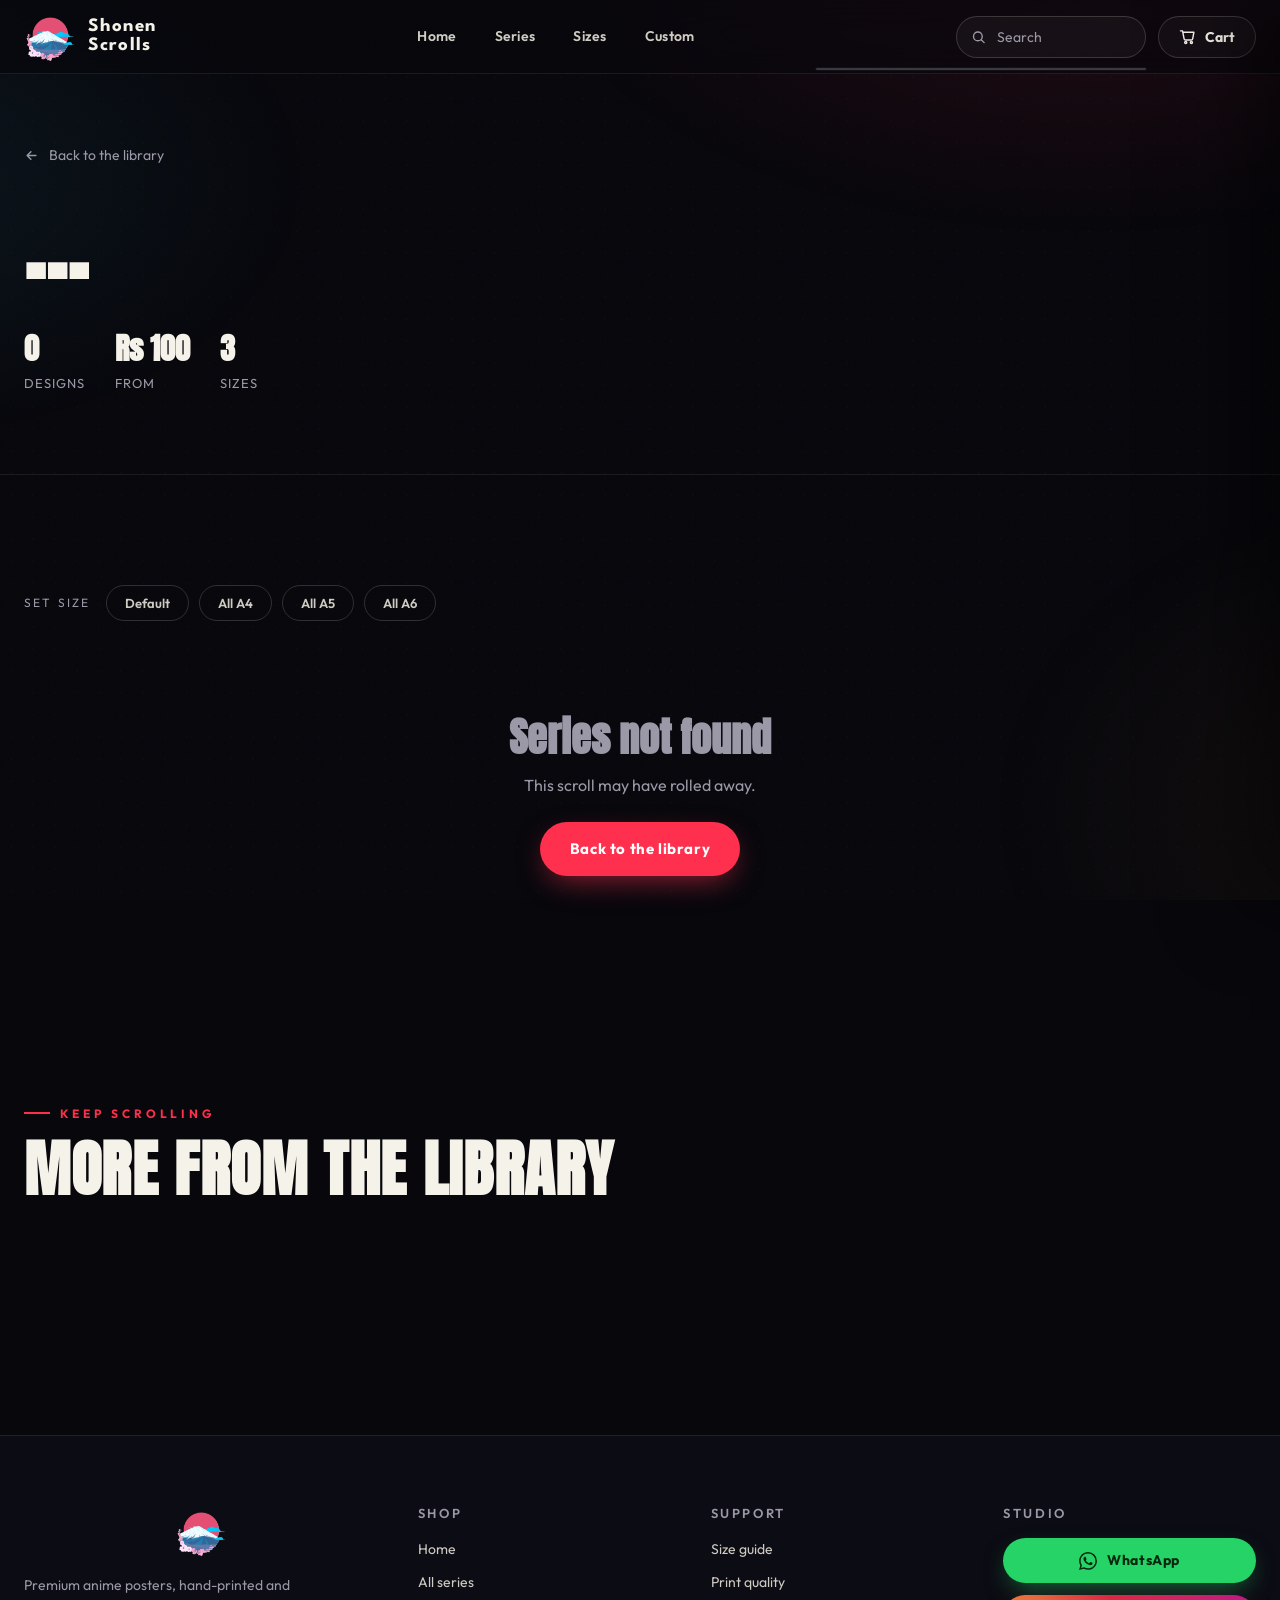
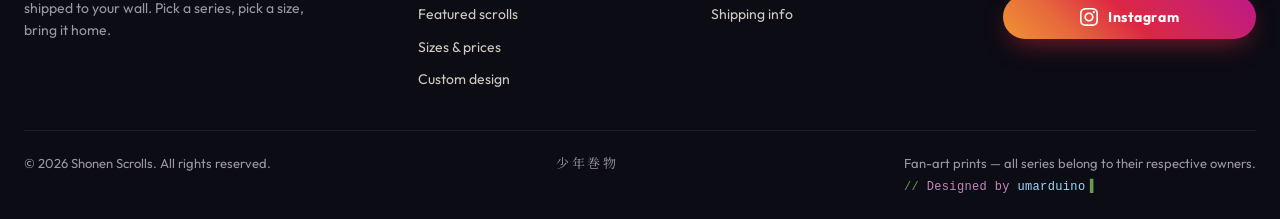
<file: anime.html>
<!DOCTYPE html>
<html lang="en">
<head>
  <meta charset="UTF-8" />
  <meta name="viewport" content="width=device-width, initial-scale=1.0" />
  <title>Gallery — Shonen Scrolls</title>
  <meta name="description" content="Anime poster gallery. Choose your size and add to cart." />
  <link rel="icon" href="assets/favicon.ico" sizes="any" />
  <link rel="icon" type="image/png" sizes="32x32" href="assets/favicon-32x32.png" />
  <link rel="icon" type="image/png" sizes="16x16" href="assets/favicon-16x16.png" />
  <link rel="apple-touch-icon" href="assets/apple-touch-icon.png" />
  <link rel="manifest" href="assets/site.webmanifest" />
  <link rel="preconnect" href="https://fonts.googleapis.com" />
  <link rel="preconnect" href="https://fonts.gstatic.com" crossorigin />
  <link href="https://fonts.googleapis.com/css2?family=Anton&family=Outfit:wght@300;400;500;600;700;800&family=Noto+Serif+JP:wght@400;600;700&family=League+Spartan:wght@500;600;700;800&display=swap" rel="stylesheet" />
  <link rel="stylesheet" href="css/style.css" />
</head>
<body class="noise">
  <div class="halftone"></div>
  <div class="page-glow"></div>

  <!-- ================= NAV ================= -->
  <header class="nav" id="nav">
    <div class="wrap nav-inner">
      <a class="brand" href="index.html">
        <img src="assets/android-chrome-192x192.png" alt="Shonen Scrolls" />
        <span class="brand-text">Shonen<br />Scrolls</span>
      </a>
      <nav class="nav-links">
        <a href="index.html">Home</a>
        <a href="index.html#animes">Series</a>
        <a href="index.html#sizes">Sizes</a>
        <a href="custom.html">Custom</a>
      </nav>
      <div class="nav-actions">
        <div class="search-wrap" id="searchWrap">
          <svg class="search-ico" width="15" height="15" viewBox="0 0 24 24" fill="none" stroke="currentColor" stroke-width="2.2" stroke-linecap="round"><circle cx="11" cy="11" r="7"/><path d="M21 21l-4.3-4.3"/></svg>
          <input type="search" id="searchInput" class="search-input" placeholder="Search" autocomplete="off" />
          <div class="search-drop" id="searchDrop" hidden></div>
        </div>
        <a class="search-mobile" href="search.html" aria-label="Search">
          <svg width="18" height="18" viewBox="0 0 24 24" fill="none" stroke="currentColor" stroke-width="2.2" stroke-linecap="round"><circle cx="11" cy="11" r="7"/><path d="M21 21l-4.3-4.3"/></svg>
        </a>
        <button class="cart-btn" id="cartToggle" aria-label="Open cart">
          <svg width="17" height="17" viewBox="0 0 24 24" fill="none" stroke="currentColor" stroke-width="2" stroke-linecap="round" stroke-linejoin="round"><path d="M6 6h15l-1.7 9.2a2 2 0 0 1-2 1.8H9.2a2 2 0 0 1-2-1.6L5 4H2"/><circle cx="9.5" cy="20.5" r="1.5"/><circle cx="17.5" cy="20.5" r="1.5"/></svg>
          <span class="cart-lbl">Cart</span>
          <span class="cart-count" id="cartCount"></span>
        </button>
        <button class="burger" id="burger" aria-label="Menu"><span></span></button>
      </div>
    </div>
  </header>
  <nav class="mobile-menu" id="mobileMenu">
    <a href="index.html">Home</a>
    <a href="index.html#animes">Series</a>
    <a href="index.html#sizes">Sizes</a>
    <a href="custom.html">Custom design</a>
  </nav>

  <main>
    <!-- ================= ANIME HERO ================= -->
    <section class="anime-hero" id="animeHero">
      <span class="kanji-bg" id="heroKanjiBg" aria-hidden="true"></span>
      <div class="wrap">
        <a class="crumb" href="index.html#animes">
          <svg width="15" height="15" viewBox="0 0 24 24" fill="none" stroke="currentColor" stroke-width="2.4" stroke-linecap="round" stroke-linejoin="round"><path d="M19 12H5M11 18l-6-6 6-6"/></svg>
          Back to the library
        </a>
        <h1 id="heroTitle">…</h1>
        <div class="kanji-line" id="heroKanji"></div>
        <p class="tagline" id="heroTag"></p>
        <div class="hero-stats">
          <div><b id="heroCount">0</b><span>Designs</span></div>
          <div><b id="heroPrice">Rs 100</b><span>From</span></div>
          <div><b id="heroSizes">3</b><span>Sizes</span></div>
        </div>
      </div>
    </section>

    <!-- ================= POSTER GRID ================= -->
    <section class="section" style="padding-top: 70px;">
      <div class="wrap">
        <div class="chips" id="sizeQuick" aria-label="Set size for all posters">
          <span style="font-size:12px;letter-spacing:.18em;text-transform:uppercase;color:var(--muted);align-self:center;margin-right:6px;">Set size</span>
          <button class="chip" data-size="">Default</button>
          <button class="chip" data-size="A4">All A4</button>
          <button class="chip" data-size="A5">All A5</button>
          <button class="chip" data-size="A6">All A6</button>
        </div>
        <div class="poster-grid" id="posterGrid"></div>
      </div>
    </section>

    <!-- ================= MORE SERIES ================= -->
    <section class="section" id="moreSeries" style="padding-top: 40px;">
      <div class="wrap">
        <div class="sec-head reveal">
          <span class="kicker">Keep scrolling</span>
          <h2 class="sec-title">More from the library</h2>
        </div>
        <div class="anime-grid" id="moreGrid"></div>
      </div>
    </section>
  </main>

  <div id="footerMount"></div>
  <div id="cartMount"></div>
  <div id="modalMount"></div>
  <div id="toastMount"></div>

  <script src="assets/data/manifest.js"></script>
  <script src="js/pricing.js"></script>
  <script src="js/cart.js"></script>
  <script src="js/site.js"></script>
  <script src="js/checkout.js"></script>
  <script src="js/gallery.js"></script>
  <script src="js/anime.js"></script>
</body>
</html>
</file>
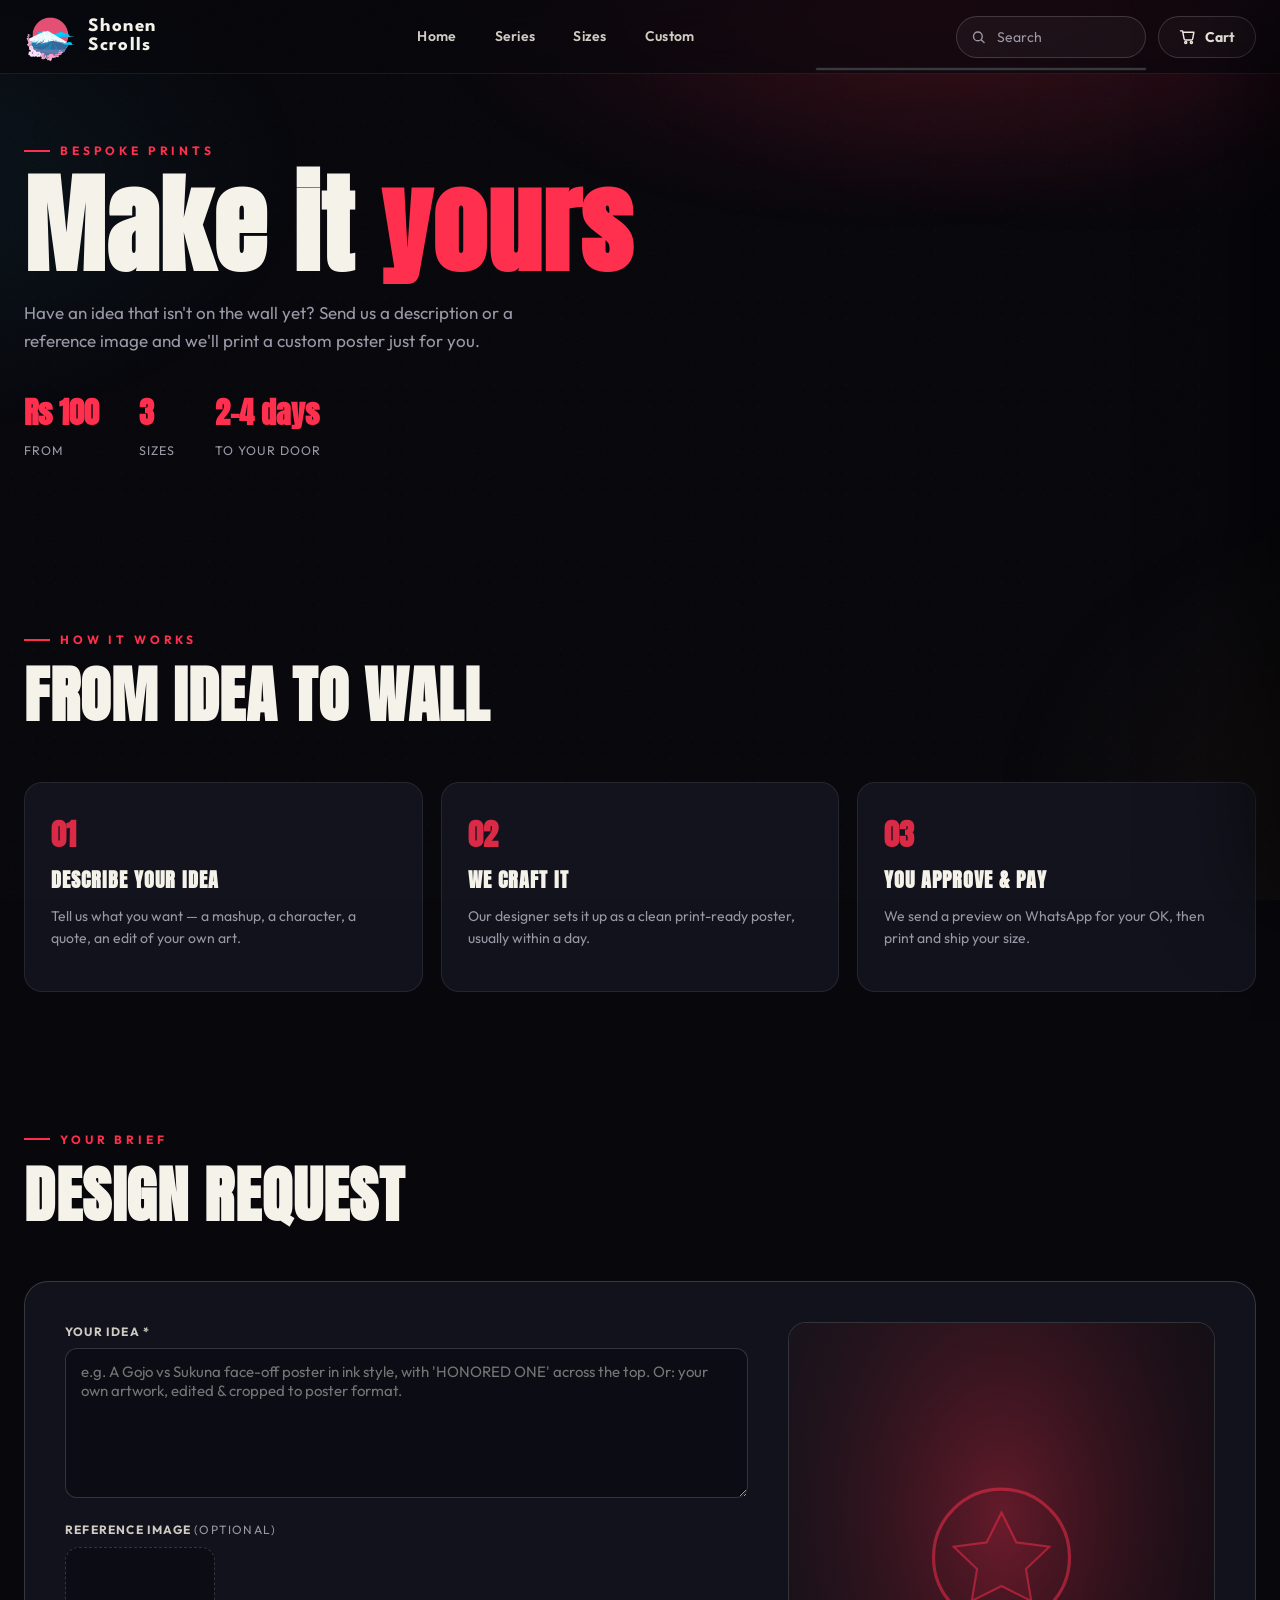
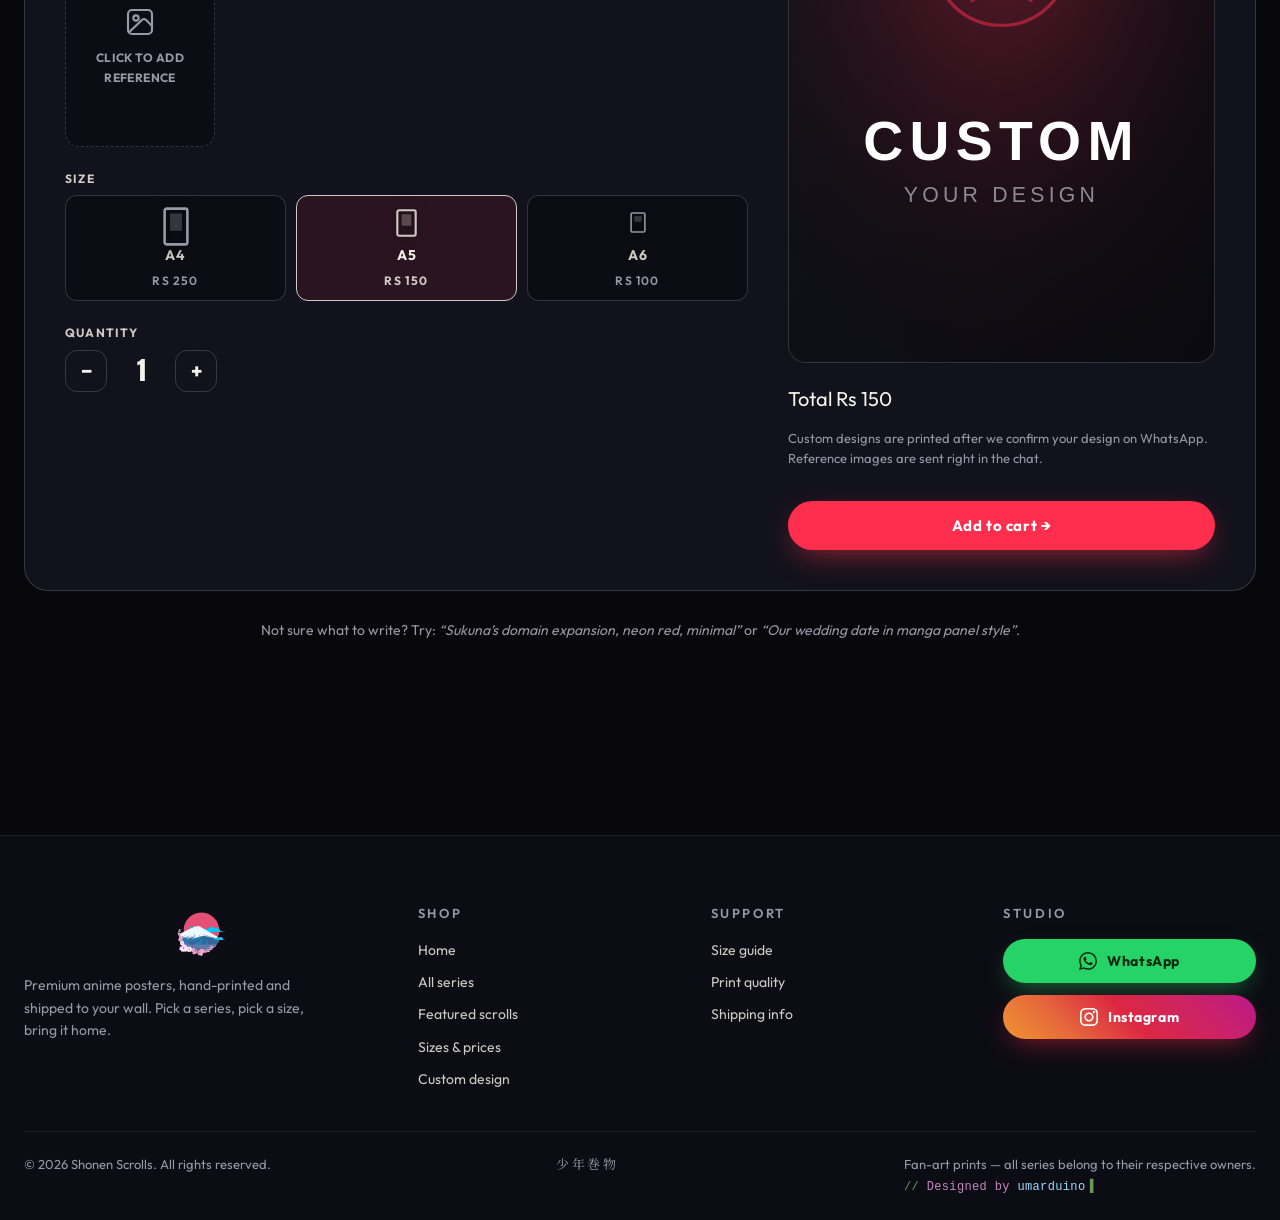
<file: custom.html>
<!DOCTYPE html>
<html lang="en">
<head>
  <meta charset="UTF-8" />
  <meta name="viewport" content="width=device-width, initial-scale=1.0" />
  <title>Custom Design — Shonen Scrolls</title>
  <meta name="description" content="Get a custom anime poster printed. Share your idea, pick a size, order on WhatsApp." />
  <link rel="icon" href="assets/favicon.ico" sizes="any" />
  <link rel="icon" type="image/png" sizes="32x32" href="assets/favicon-32x32.png" />
  <link rel="icon" type="image/png" sizes="16x16" href="assets/favicon-16x16.png" />
  <link rel="apple-touch-icon" href="assets/apple-touch-icon.png" />
  <link rel="manifest" href="assets/site.webmanifest" />
  <link rel="preconnect" href="https://fonts.googleapis.com" />
  <link rel="preconnect" href="https://fonts.gstatic.com" crossorigin />
  <link href="https://fonts.googleapis.com/css2?family=Anton&family=Outfit:wght@300;400;500;600;700;800&family=Noto+Serif+JP:wght@400;600;700&family=League+Spartan:wght@500;600;700;800&display=swap" rel="stylesheet" />
  <link rel="stylesheet" href="css/style.css" />
</head>
<body class="noise">
  <div class="halftone"></div>
  <div class="page-glow"></div>

  <!-- ================= NAV ================= -->
  <header class="nav" id="nav">
    <div class="wrap nav-inner">
      <a class="brand" href="index.html">
        <img src="assets/android-chrome-192x192.png" alt="Shonen Scrolls" />
        <span class="brand-text">Shonen<br />Scrolls</span>
      </a>
      <nav class="nav-links">
        <a href="index.html">Home</a>
        <a href="index.html#animes">Series</a>
        <a href="index.html#sizes">Sizes</a>
        <a href="custom.html" class="active">Custom</a>
      </nav>
      <div class="nav-actions">
        <div class="search-wrap" id="searchWrap">
          <svg class="search-ico" width="15" height="15" viewBox="0 0 24 24" fill="none" stroke="currentColor" stroke-width="2.2" stroke-linecap="round"><circle cx="11" cy="11" r="7"/><path d="M21 21l-4.3-4.3"/></svg>
          <input type="search" id="searchInput" class="search-input" placeholder="Search" autocomplete="off" />
          <div class="search-drop" id="searchDrop" hidden></div>
        </div>
        <a class="search-mobile" href="search.html" aria-label="Search">
          <svg width="18" height="18" viewBox="0 0 24 24" fill="none" stroke="currentColor" stroke-width="2.2" stroke-linecap="round"><circle cx="11" cy="11" r="7"/><path d="M21 21l-4.3-4.3"/></svg>
        </a>
        <button class="cart-btn" id="cartToggle" aria-label="Open cart">
          <svg width="17" height="17" viewBox="0 0 24 24" fill="none" stroke="currentColor" stroke-width="2" stroke-linecap="round" stroke-linejoin="round"><path d="M6 6h15l-1.7 9.2a2 2 0 0 1-2 1.8H9.2a2 2 0 0 1-2-1.6L5 4H2"/><circle cx="9.5" cy="20.5" r="1.5"/><circle cx="17.5" cy="20.5" r="1.5"/></svg>
          <span class="cart-lbl">Cart</span>
          <span class="cart-count" id="cartCount"></span>
        </button>
        <button class="burger" id="burger" aria-label="Menu"><span></span></button>
      </div>
    </div>
  </header>
  <nav class="mobile-menu" id="mobileMenu">
    <a href="index.html">Home</a>
    <a href="index.html#animes">Series</a>
    <a href="index.html#sizes">Sizes</a>
    <a href="custom.html">Custom design</a>
  </nav>

  <main>
    <!-- ================= CUSTOM HERO ================= -->
    <section class="custom-hero">
      <div class="wrap">
        <span class="kicker reveal">Bespoke prints</span>
        <h1 class="reveal">Make it <em>yours</em></h1>
        <p class="lead reveal">Have an idea that isn't on the wall yet? Send us a description or a reference image and we'll print a custom poster just for you.</p>
        <div class="custom-meta reveal">
          <div><b id="heroPrice">Rs 100</b><span>From</span></div>
          <div><b>3</b><span>Sizes</span></div>
          <div><b>2–4 days</b><span>To your door</span></div>
        </div>
      </div>
    </section>

    <!-- ================= HOW IT WORKS ================= -->
    <section class="section">
      <div class="wrap">
        <div class="sec-head reveal">
          <span class="kicker">How it works</span>
          <h2 class="sec-title">From idea to wall</h2>
        </div>
        <div class="steps">
          <div class="step reveal" data-delay="0"><b>01</b><h3>Describe your idea</h3><p>Tell us what you want — a mashup, a character, a quote, an edit of your own art.</p></div>
          <div class="step reveal" data-delay="1"><b>02</b><h3>We craft it</h3><p>Our designer sets it up as a clean print-ready poster, usually within a day.</p></div>
          <div class="step reveal" data-delay="2"><b>03</b><h3>You approve & pay</h3><p>We send a preview on WhatsApp for your OK, then print and ship your size.</p></div>
        </div>
      </div>
    </section>

    <!-- ================= CUSTOM FORM ================= -->
    <section class="section" style="padding-top: 10px;">
      <div class="wrap">
        <div class="sec-head reveal">
          <span class="kicker">Your brief</span>
          <h2 class="sec-title">Design request</h2>
        </div>

        <div class="custom-panel reveal" id="customForm">
          <div class="custom-form">
            <div class="field">
              <label for="cdBrief">Your idea *</label>
              <textarea id="cdBrief" name="brief" rows="5" placeholder="e.g. A Gojo vs Sukuna face-off poster in ink style, with 'HONORED ONE' across the top. Or: your own artwork, edited & cropped to poster format."></textarea>
            </div>

            <div class="field">
              <label for="cdFile">Reference image <span style="font-weight:400;color:var(--muted);">(optional)</span></label>
              <label class="cd-preview" id="cdPreview">
                <input type="file" id="cdFile" accept="image/*" />
                <svg class="cd-ph" width="32" height="32" viewBox="0 0 24 24" fill="none" stroke="currentColor" stroke-width="1.6" stroke-linecap="round" stroke-linejoin="round"><rect x="3" y="3" width="18" height="18" rx="3"/><circle cx="9" cy="9" r="2"/><path d="M21 15l-4.6-4.6a2 2 0 0 0-2.9 0L4 19.5"/></svg>
                <span class="cd-ph-txt">Click to add reference</span>
                <img id="cdPreviewImg" alt="Reference preview" />
                <button type="button" id="cdPreviewClear" aria-label="Remove image">✕</button>
              </label>
            </div>

            <div class="field">
              <label>Size</label>
              <div class="cd-sizes" id="cdSizes">
                <label class="size-opt">
                  <input type="radio" name="cd-size" value="A4" />
                  <span class="opt"><span class="opt-icon"></span><b>A4</b><span class="opt-price">Rs 250</span></span>
                </label>
                <label class="size-opt">
                  <input type="radio" name="cd-size" value="A5" checked />
                  <span class="opt"><span class="opt-icon"></span><b>A5</b><span class="opt-price">Rs 150</span></span>
                </label>
                <label class="size-opt">
                  <input type="radio" name="cd-size" value="A6" />
                  <span class="opt"><span class="opt-icon"></span><b>A6</b><span class="opt-price">Rs 100</span></span>
                </label>
              </div>
            </div>

            <div class="field">
              <label>Quantity</label>
              <div class="cd-qty">
                <button type="button" id="cdQtyMin" aria-label="Decrease">−</button>
                <span id="cdQtyVal">1</span>
                <button type="button" id="cdQtyPlus" aria-label="Increase">+</button>
              </div>
            </div>
          </div>

          <aside class="custom-side">
            <div class="custom-thumb"><img src="assets/custom.svg" alt="Custom poster placeholder" /></div>
            <div class="custom-total">
              <div class="os-total">Total <span id="cdTotal">Rs 150</span></div>
              <p>Custom designs are printed after we confirm your design on WhatsApp. Reference images are sent right in the chat.</p>
            </div>
            <button class="btn btn-primary btn-block" id="cdAdd">Add to cart →</button>
          </aside>
        </div>

        <p class="custom-note reveal">Not sure what to write? Try: <em>“Sukuna’s domain expansion, neon red, minimal”</em> or <em>“Our wedding date in manga panel style”</em>.</p>
      </div>
    </section>
  </main>

  <div id="footerMount"></div>
  <div id="cartMount"></div>
  <div id="modalMount"></div>
  <div id="toastMount"></div>

  <script src="assets/data/manifest.js"></script>
  <script src="js/pricing.js"></script>
  <script src="js/cart.js"></script>
  <script src="js/site.js"></script>
  <script src="js/checkout.js"></script>
  <script src="js/gallery.js"></script>
  <script src="js/custom.js"></script>
</body>
</html>
</file>
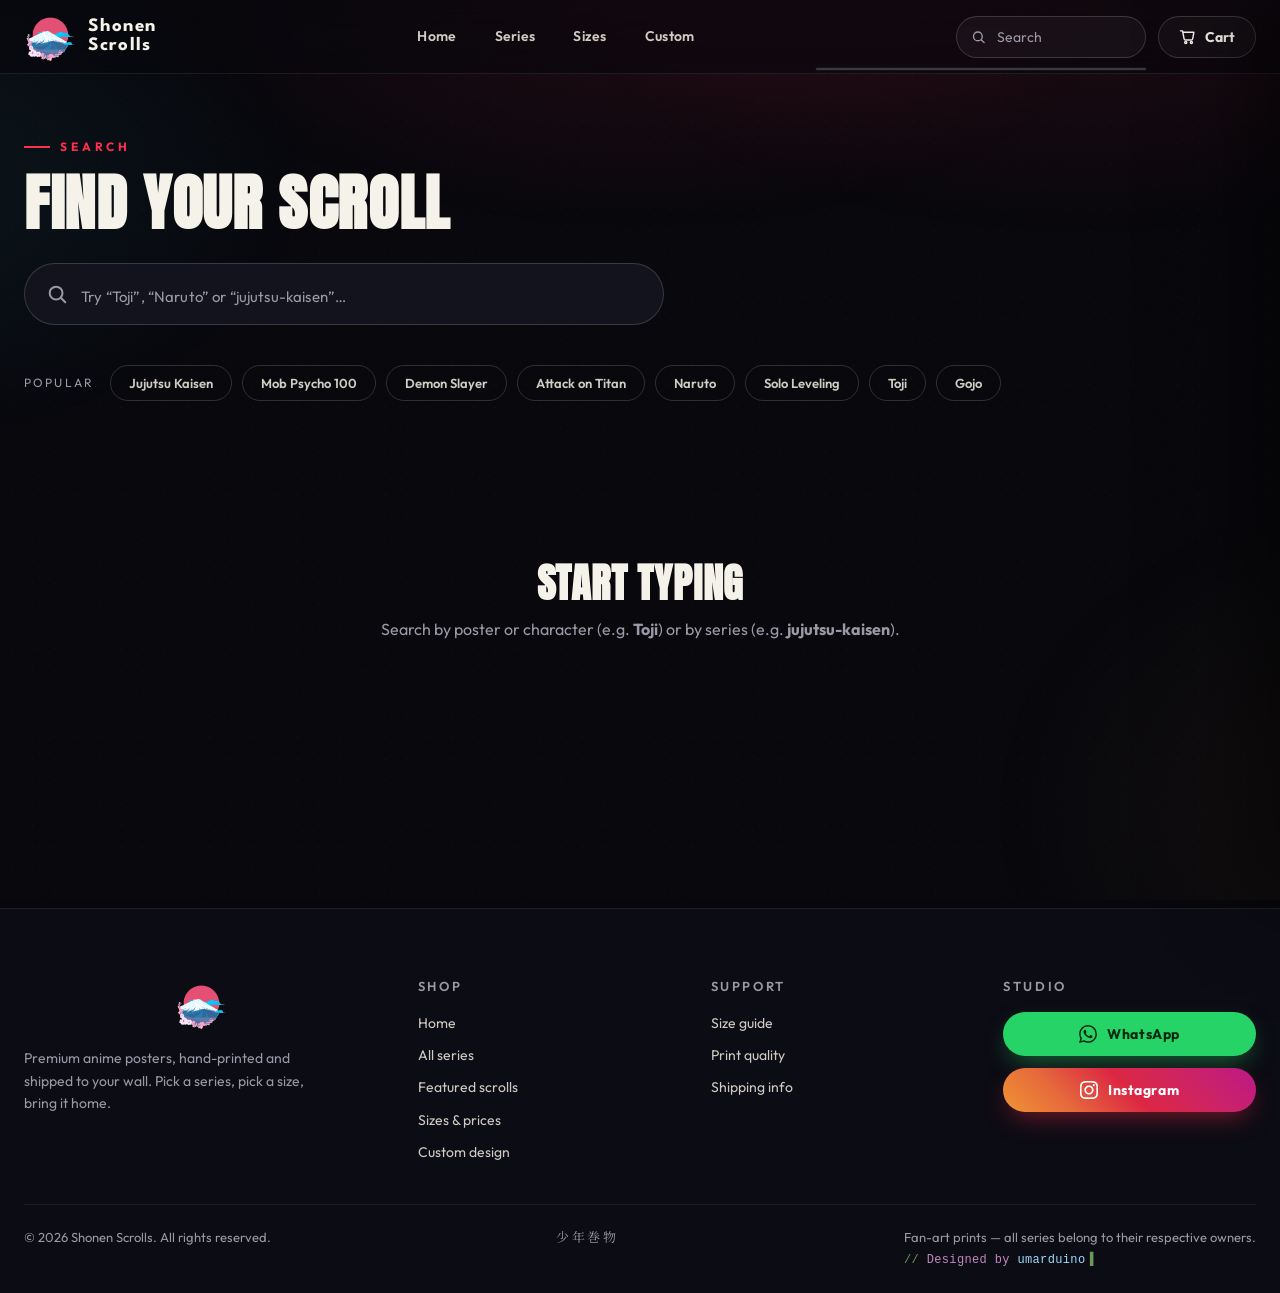
<file: search.html>
<!DOCTYPE html>
<html lang="en">
<head>
  <meta charset="UTF-8" />
  <meta name="viewport" content="width=device-width, initial-scale=1.0" />
  <title>Search — Shonen Scrolls</title>
  <meta name="description" content="Search anime posters and series." />
  <link rel="icon" href="assets/favicon.ico" sizes="any" />
  <link rel="icon" type="image/png" sizes="32x32" href="assets/favicon-32x32.png" />
  <link rel="icon" type="image/png" sizes="16x16" href="assets/favicon-16x16.png" />
  <link rel="apple-touch-icon" href="assets/apple-touch-icon.png" />
  <link rel="manifest" href="assets/site.webmanifest" />
  <link rel="preconnect" href="https://fonts.googleapis.com" />
  <link rel="preconnect" href="https://fonts.gstatic.com" crossorigin />
  <link href="https://fonts.googleapis.com/css2?family=Anton&family=Outfit:wght@300;400;500;600;700;800&family=Noto+Serif+JP:wght@400;600;700&family=League+Spartan:wght@500;600;700;800&display=swap" rel="stylesheet" />
  <link rel="stylesheet" href="css/style.css" />
</head>
<body class="noise">
  <div class="halftone"></div>
  <div class="page-glow"></div>

  <!-- ================= NAV ================= -->
  <header class="nav" id="nav">
    <div class="wrap nav-inner">
      <a class="brand" href="index.html">
        <img src="assets/android-chrome-192x192.png" alt="Shonen Scrolls" />
        <span class="brand-text">Shonen<br />Scrolls</span>
      </a>
      <nav class="nav-links">
        <a href="index.html">Home</a>
        <a href="index.html#animes">Series</a>
        <a href="index.html#sizes">Sizes</a>
        <a href="custom.html">Custom</a>
      </nav>
      <div class="nav-actions">
        <div class="search-wrap" id="searchWrap">
          <svg class="search-ico" width="15" height="15" viewBox="0 0 24 24" fill="none" stroke="currentColor" stroke-width="2.2" stroke-linecap="round"><circle cx="11" cy="11" r="7"/><path d="M21 21l-4.3-4.3"/></svg>
          <input type="search" id="searchInput" class="search-input" placeholder="Search" autocomplete="off" />
          <div class="search-drop" id="searchDrop" hidden></div>
        </div>
        <a class="search-mobile" href="search.html" aria-label="Search">
          <svg width="18" height="18" viewBox="0 0 24 24" fill="none" stroke="currentColor" stroke-width="2.2" stroke-linecap="round"><circle cx="11" cy="11" r="7"/><path d="M21 21l-4.3-4.3"/></svg>
        </a>
        <button class="cart-btn" id="cartToggle" aria-label="Open cart">
          <svg width="17" height="17" viewBox="0 0 24 24" fill="none" stroke="currentColor" stroke-width="2" stroke-linecap="round" stroke-linejoin="round"><path d="M6 6h15l-1.7 9.2a2 2 0 0 1-2 1.8H9.2a2 2 0 0 1-2-1.6L5 4H2"/><circle cx="9.5" cy="20.5" r="1.5"/><circle cx="17.5" cy="20.5" r="1.5"/></svg>
          <span class="cart-lbl">Cart</span>
          <span class="cart-count" id="cartCount"></span>
        </button>
        <button class="burger" id="burger" aria-label="Menu"><span></span></button>
      </div>
    </div>
  </header>
  <nav class="mobile-menu" id="mobileMenu">
    <a href="index.html">Home</a>
    <a href="index.html#animes">Series</a>
    <a href="index.html#sizes">Sizes</a>
    <a href="custom.html">Custom design</a>
    <a href="search.html">Search</a>
  </nav>

  <main>
    <!-- ================= SEARCH HERO ================= -->
    <section class="search-hero">
      <div class="wrap">
        <span class="kicker reveal">Search</span>
        <h1 class="sec-title reveal" data-delay="1" style="margin-top:12px;">Find your scroll</h1>
        <div class="search-box reveal" data-delay="2">
          <svg class="sb-ico" width="22" height="22" viewBox="0 0 24 24" fill="none" stroke="currentColor" stroke-width="2.2" stroke-linecap="round"><circle cx="11" cy="11" r="7"/><path d="M21 21l-4.3-4.3"/></svg>
          <input type="search" id="pageSearchInput" placeholder="Try “Toji”, “Naruto” or “jujutsu-kaisen”…" autocomplete="off" />
        </div>
        <div class="chips" id="popularChips" aria-label="Popular searches"></div>
      </div>
    </section>

    <section class="section" style="padding-top: 20px;">
      <div class="wrap" id="searchResults"></div>
    </section>
  </main>

  <div id="footerMount"></div>
  <div id="cartMount"></div>
  <div id="modalMount"></div>
  <div id="toastMount"></div>

  <script src="assets/data/manifest.js"></script>
  <script src="js/pricing.js"></script>
  <script src="js/cart.js"></script>
  <script src="js/site.js"></script>
  <script src="js/checkout.js"></script>
  <script src="js/gallery.js"></script>
  <script src="js/search.js"></script>
</body>
</html>
</file>
<file: css/style.css>
/* ============================================================
   SHONEN SCROLLS — design system
   Dark, sleek, anime-modern. Theme colours driven by CSS vars,
   per-anime accents injected on gallery pages.
   ============================================================ */

/* ---------- tokens ---------- */
:root {
  --bg: #07070c;
  --bg-2: #0c0c14;
  --surface: #12121c;
  --surface-2: #181824;
  --line: rgba(255, 255, 255, 0.08);
  --line-strong: rgba(255, 255, 255, 0.16);
  --ink: #f5f2ea;
  --ink-dim: #cfcbc2;
  --muted: #9a97a6;
  --accent: #ff2e4d;   /* shonen red */
  --accent-2: #ffb03a; /* gold   */
  --ok: #3ee6b0;
  --danger: #ff4d5e;

  --font-display: "Anton", "Arial Narrow", sans-serif;
  --font-body: "Outfit", "Segoe UI", system-ui, sans-serif;
  --font-kanji: "Noto Serif JP", "Hiragino Mincho ProN", "Yu Mincho", Georgia, serif;

  --radius: 18px;
  --radius-sm: 10px;
  --nav-h: 74px;

  --shadow-1: 0 8px 30px rgba(0, 0, 0, 0.45);
  --shadow-glow: 0 0 0 1px rgba(255, 255, 255, 0.04), 0 24px 70px -20px rgba(0, 0, 0, 0.8);
  --maxw: 1240px;

  --ease: cubic-bezier(0.22, 1, 0.36, 1);
}

/* ---------- reset ---------- */
*, *::before, *::after { box-sizing: border-box; }
html { scroll-behavior: smooth; -webkit-text-size-adjust: 100%; }
body {
  margin: 0;
  background: var(--bg);
  color: var(--ink);
  font-family: var(--font-body);
  font-size: 16px;
  line-height: 1.6;
  overflow-x: hidden;
}
img { display: block; max-width: 100%; }
a { color: inherit; text-decoration: none; }
button { font-family: inherit; cursor: pointer; border: 0; background: none; color: inherit; }
h1, h2, h3, h4 { margin: 0; font-weight: 600; line-height: 1.1; }
::selection { background: var(--accent); color: #fff; }

/* thin scrollbars */
*::-webkit-scrollbar { width: 10px; height: 10px; }
*::-webkit-scrollbar-thumb { background: #2a2a38; border-radius: 99px; border: 2px solid var(--bg); }
*::-webkit-scrollbar-track { background: transparent; }

/* ---------- background texture / glow ---------- */
.page-glow {
  position: fixed; inset: 0; z-index: -2; pointer-events: none;
  background:
    radial-gradient(60rem 34rem at 85% -10%, rgba(255, 46, 77, 0.13), transparent 60%),
    radial-gradient(50rem 30rem at -10% 20%, rgba(62, 230, 255, 0.07), transparent 55%),
    radial-gradient(44rem 34rem at 110% 90%, rgba(255, 176, 58, 0.06), transparent 60%);
}
.halftone {
  position: fixed; inset: 0; z-index: -3; pointer-events: none; opacity: 0.55;
  background-image: radial-gradient(rgba(255, 255, 255, 0.028) 1px, transparent 1.6px);
  background-size: 22px 22px;
}
.noise::after {
  content: ""; position: fixed; inset: 0; z-index: 60; pointer-events: none;
  opacity: 0.05; mix-blend-mode: overlay;
  background-image: url("data:image/svg+xml,%3Csvg xmlns='http://www.w3.org/2000/svg' width='160' height='160'%3E%3Cfilter id='n'%3E%3CfeTurbulence type='fractalNoise' baseFrequency='0.85' numOctaves='2' stitchTiles='stitch'/%3E%3C/filter%3E%3Crect width='160' height='160' filter='url(%23n)' opacity='0.9'/%3E%3C/svg%3E");
}

/* ---------- layout helpers ---------- */
.wrap { width: min(var(--maxw), 100% - 48px); margin-inline: auto; }
.section { position: relative; padding: 120px 0; }
.sec-head { margin-bottom: 52px; }
.kicker {
  display: inline-flex; align-items: center; gap: 10px;
  font-size: 12px; letter-spacing: 0.32em; text-transform: uppercase;
  color: var(--accent); font-weight: 700;
}
.kicker::before { content: ""; width: 26px; height: 2px; background: currentColor; }
.sec-title { font-family: var(--font-display); font-size: clamp(34px, 5vw, 62px); letter-spacing: 0.01em; margin-top: 12px; text-transform: uppercase; }
.sec-sub { color: var(--muted); max-width: 560px; margin-top: 12px; font-size: 17px; }

/* ---------- buttons ---------- */
.btn {
  display: inline-flex; align-items: center; justify-content: center; gap: 10px;
  padding: 15px 30px; border-radius: 99px;
  font-weight: 700; font-size: 15px; letter-spacing: 0.04em;
  transition: transform 0.25s var(--ease), box-shadow 0.25s var(--ease), background 0.25s, color 0.25s;
  position: relative; overflow: hidden; white-space: nowrap;
}
.btn:active { transform: scale(0.97); }
.btn-primary {
  background: var(--accent); color: #fff;
  box-shadow: 0 10px 30px -8px rgba(255, 46, 77, 0.6);
}
.btn-primary:hover { transform: translateY(-2px); box-shadow: 0 16px 40px -8px rgba(255, 46, 77, 0.75); }
.btn-ghost {
  border: 1px solid var(--line-strong); color: var(--ink);
  background: rgba(255, 255, 255, 0.02);
}
.btn-ghost:hover { border-color: var(--accent); color: var(--accent); transform: translateY(-2px); }
.btn-gold { background: var(--accent-2); color: #1a1204; box-shadow: 0 10px 30px -8px rgba(255, 176, 58, 0.5); }
.btn-gold:hover { transform: translateY(-2px); }
.btn-block { width: 100%; }
.btn[disabled] { opacity: 0.45; cursor: not-allowed; transform: none !important; box-shadow: none !important; }
.btn .badge-dot { width: 7px; height: 7px; border-radius: 50%; background: currentColor; }
.btn-caret { width: 18px; height: 18px; flex: none; }

/* ---------- navbar ---------- */
.nav {
  position: fixed; top: 0; left: 0; right: 0; z-index: 50;
  height: var(--nav-h);
  display: flex; align-items: center;
  border-bottom: 1px solid var(--line);
  background: rgba(7, 7, 12, 0.72);
  backdrop-filter: blur(16px) saturate(1.4);
  -webkit-backdrop-filter: blur(16px) saturate(1.4);
  transition: background 0.3s, border-color 0.3s;
}
.nav.scrolled { background: rgba(7, 7, 12, 0.92); }
.nav-inner { display: flex; align-items: center; justify-content: space-between; gap: 20px; }
.brand { display: flex; align-items: center; justify-content: center; gap: 12px; font-family: var(--font-display); font-size: 20px; letter-spacing: 0.14em; }
.brand img { width: 52px; height: 52px; }
.brand .brand-text { font-family: 'League Spartan', sans-serif; font-size: 19px; font-weight: 700; letter-spacing: 0.06em; color: var(--ink); white-space: nowrap; line-height: 0.95; }
.brand .brand-sub { font-family: var(--font-body); font-size: 9px; letter-spacing: 0.5em; color: var(--muted); font-weight: 600; display: block; line-height: 1; margin-top: 3px; }
.nav-links { display: flex; gap: 6px; }
.nav-links a {
  padding: 9px 16px; border-radius: 99px; color: var(--ink-dim);
  font-size: 14px; font-weight: 600; letter-spacing: 0.02em;
  transition: color 0.2s, background 0.2s;
}
.nav-links a:hover { color: var(--ink); background: rgba(255, 255, 255, 0.06); }
.nav-actions { display: flex; align-items: center; gap: 12px; }
.cart-btn {
  position: relative; display: inline-flex; align-items: center; gap: 9px;
  padding: 11px 20px; border-radius: 99px; border: 1px solid var(--line-strong);
  background: rgba(255, 255, 255, 0.03); font-weight: 700; font-size: 14px;
  transition: border-color 0.2s, background 0.2s, transform 0.2s;
}
.cart-btn:hover { border-color: var(--accent); transform: translateY(-1px); }
.cart-count {
  min-width: 22px; height: 22px; padding: 0 6px; border-radius: 99px;
  background: var(--accent); color: #fff; font-size: 12px; font-weight: 800;
  display: inline-flex; align-items: center; justify-content: center;
}
.cart-count:empty { display: none; }
.burger { display: none; width: 44px; height: 44px; border-radius: 12px; border: 1px solid var(--line-strong); place-items: center; }
.burger span { display: block; width: 20px; height: 2px; background: var(--ink); position: relative; transition: 0.3s; }
.burger span::before, .burger span::after { content: ""; position: absolute; left: 0; width: 20px; height: 2px; background: var(--ink); transition: 0.3s; }
.burger span::before { top: -6px; }
.burger span::after { top: 6px; }
.nav.open .burger span { background: transparent; }
.nav.open .burger span::before { top: 0; transform: rotate(45deg); }
.nav.open .burger span::after { top: 0; transform: rotate(-45deg); }

/* mobile menu */
.mobile-menu {
  position: fixed; top: var(--nav-h); left: 0; right: 0; z-index: 49;
  background: rgba(7, 7, 12, 0.97); backdrop-filter: blur(18px);
  border-bottom: 1px solid var(--line);
  padding: 22px 24px 28px; display: none;
  transform: translateY(-8px); opacity: 0; transition: 0.3s var(--ease);
}
.mobile-menu.open { display: block; transform: none; opacity: 1; }
.mobile-menu a { display: block; padding: 14px 6px; font-weight: 600; border-bottom: 1px solid var(--line); }
.mobile-menu a:last-child { border-bottom: 0; }

/* ---------- hero ---------- */
.hero { position: relative; min-height: 100svh; display: flex; flex-direction: column; padding-top: var(--nav-h); overflow: hidden; }
.hero-backdrop {
  position: absolute; inset: 0; z-index: -1;
  background:
    radial-gradient(70rem 40rem at 50% 0%, rgba(255, 46, 77, 0.16), transparent 60%),
    radial-gradient(50rem 30rem at 100% 100%, rgba(62, 230, 255, 0.08), transparent 55%);
}
.hero-kanji {
  position: absolute; z-index: -1; right: -30px; top: 14vh;
  font-family: var(--font-kanji); font-size: clamp(180px, 30vw, 420px);
  color: transparent; -webkit-text-stroke: 1px rgba(255, 255, 255, 0.06);
  writing-mode: vertical-rl; user-select: none; pointer-events: none;
}
.hero-main { flex: 1; display: flex; flex-direction: column; justify-content: center; padding: 90px 0 40px; }
.hero-eyebrow {
  display: inline-flex; align-items: center; gap: 12px;
  padding: 9px 18px; border-radius: 99px; border: 1px solid var(--line-strong);
  background: rgba(255, 255, 255, 0.03); font-size: 13px; letter-spacing: 0.14em;
  text-transform: uppercase; color: var(--ink-dim); width: fit-content; margin-bottom: 28px;
}
.hero-eyebrow .pulse { width: 8px; height: 8px; border-radius: 50%; background: var(--ok); box-shadow: 0 0 0 0 rgba(62, 230, 176, 0.6); animation: pulse 2s infinite; }
@keyframes pulse { 0% { box-shadow: 0 0 0 0 rgba(62, 230, 176, 0.55); } 70% { box-shadow: 0 0 0 10px rgba(62, 230, 176, 0); } 100% { box-shadow: 0 0 0 0 rgba(62, 230, 176, 0); } }
@keyframes blink { 0%, 50% { opacity: 1; } 50.01%, 100% { opacity: 0; } }
.hero h1 {
  font-family: var(--font-display); text-transform: uppercase;
  font-size: clamp(58px, 10.5vw, 150px); line-height: 0.95; letter-spacing: 0.005em;
}
.hero h1 .stroke { color: transparent; -webkit-text-stroke: 2px var(--ink); }
.hero h1 .fill { background: linear-gradient(100deg, #fff 20%, var(--accent) 55%, var(--accent-2) 90%); -webkit-background-clip: text; background-clip: text; color: transparent; }
.hero h1 .hero-word { width: auto; height: clamp(190px, 32vw, 320px); filter: drop-shadow(0 24px 70px rgba(255, 46, 77, 0.28)); }
.hero-sub { max-width: 540px; color: var(--muted); font-size: 18px; margin-top: 26px; }
.hero-ctas { display: flex; flex-wrap: wrap; gap: 14px; margin-top: 38px; }
.hero-meta { display: flex; flex-wrap: wrap; gap: 26px; margin-top: 54px; color: var(--muted); font-size: 14px; }
.hero-meta b { display: block; color: var(--ink); font-family: var(--font-display); font-size: 24px; letter-spacing: 0.04em; }

/* ---------- marquee ---------- */
.marquee { position: relative; padding: 34px 0; border-top: 1px solid var(--line); border-bottom: 1px solid var(--line); overflow: hidden; background: rgba(255, 255, 255, 0.012); }
.marquee-track { display: flex; gap: 26px; width: max-content; animation: marquee 46s linear infinite; }
.marquee:hover .marquee-track { animation-play-state: paused; }
.marquee.reverse .marquee-track { animation-direction: reverse; animation-duration: 54s; }
@keyframes marquee { to { transform: translateX(-50%); } }
.mq-item { width: 210px; flex: none; }
.mq-item img { width: 210px; height: 315px; object-fit: cover; border-radius: 14px; box-shadow: var(--shadow-1); border: 1px solid var(--line); transition: transform 0.35s var(--ease); }
.mq-item:hover img { transform: translateY(-6px) rotate(-1deg); }

/* ---------- anime cards ---------- */
.anime-grid { display: grid; grid-template-columns: repeat(auto-fill, minmax(250px, 1fr)); gap: 26px; }
.anime-card {
  position: relative; border-radius: var(--radius); overflow: hidden;
  border: 1px solid var(--line); background: var(--surface);
  transition: transform 0.4s var(--ease), box-shadow 0.4s var(--ease), border-color 0.4s;
  display: block;
}
.anime-card:hover { transform: translateY(-8px); border-color: var(--a1, var(--accent)); box-shadow: var(--shadow-glow), 0 0 60px -18px var(--a1, var(--accent)); }
.anime-card .thumb { position: relative; aspect-ratio: 2 / 3; overflow: hidden; background: var(--bg-2); }
.anime-card .thumb img { width: 100%; height: 100%; object-fit: cover; transition: transform 0.6s var(--ease), opacity 0.6s; opacity: 0.92; }
.anime-card:hover .thumb img { transform: scale(1.07); opacity: 1; }
.anime-card .thumb::after {
  content: ""; position: absolute; inset: 0;
  background: linear-gradient(180deg, transparent 40%, rgba(7, 7, 12, 0.9));
}
.anime-card .kanji-tag {
  position: absolute; top: 16px; right: 16px; z-index: 2;
  font-family: var(--font-kanji); font-size: 30px; line-height: 1;
  color: transparent; -webkit-text-stroke: 1px rgba(255, 255, 255, 0.5);
}
.anime-card .count-tag {
  position: absolute; top: 16px; left: 16px; z-index: 2;
  font-size: 11px; letter-spacing: 0.14em; text-transform: uppercase; font-weight: 700;
  color: #fff; background: var(--a1, var(--accent)); padding: 6px 12px; border-radius: 99px;
}
.anime-card .meta { position: relative; z-index: 2; padding: 20px 22px 24px; margin-top: -58px; }
.anime-card .meta h3 { font-family: var(--font-display); text-transform: uppercase; font-size: 26px; letter-spacing: 0.03em; }
.anime-card .meta p { color: var(--muted); font-size: 14px; margin: 6px 0 0; }
.anime-card:hover .meta h3 { color: var(--a1, var(--accent)); }

/* ---------- sizes section ---------- */
.sizes-grid { display: grid; grid-template-columns: repeat(auto-fit, minmax(260px, 1fr)); gap: 24px; align-items: stretch; }
.size-card {
  position: relative; border-radius: var(--radius); border: 1px solid var(--line);
  background: var(--surface); padding: 34px 30px; overflow: hidden;
  transition: transform 0.35s var(--ease), border-color 0.35s, box-shadow 0.35s;
  display: flex; flex-direction: column;
}
.size-card:hover { transform: translateY(-6px); border-color: var(--line-strong); }
.size-card.popular { border-color: var(--accent); background: linear-gradient(180deg, rgba(255, 46, 77, 0.08), var(--surface)); }
.size-card .flag { position: absolute; top: 0; right: 24px; background: var(--accent); color: #fff; font-size: 11px; font-weight: 800; letter-spacing: 0.12em; padding: 7px 14px; border-radius: 0 0 10px 10px; text-transform: uppercase; }
.size-card .paper { align-self: center; margin: 10px 0 24px; }
.size-card .paper .frame {
  width: 118px; border: 2px solid var(--a1, var(--accent)); border-radius: 6px;
  background: repeating-linear-gradient(45deg, var(--surface-2), var(--surface-2) 6px, var(--bg-2) 6px, var(--bg-2) 12px);
  display: grid; place-items: center; aspect-ratio: 2 / 3; box-shadow: 0 12px 30px -12px rgba(0, 0, 0, 0.8);
}
.size-card .paper .frame span { font-family: var(--font-display); font-size: 26px; color: var(--a1, var(--accent)); }
.size-card h3 { font-family: var(--font-display); text-transform: uppercase; font-size: 30px; letter-spacing: 0.06em; }
.size-card .dims { color: var(--muted); font-size: 15px; margin-top: 4px; letter-spacing: 0.06em; }
.size-card .price { font-family: var(--font-display); font-size: 42px; margin-top: 18px; color: var(--ink); }
.size-card .price small { font-family: var(--font-body); font-size: 15px; color: var(--muted); font-weight: 500; }
.size-card .desc { color: var(--muted); font-size: 14px; margin-top: 8px; flex: 1; }

/* ---------- feature split ---------- */
.split { display: grid; grid-template-columns: 1fr 1fr; gap: 60px; align-items: center; }
.split-art { position: relative; }
.split-art .poster-stack { position: relative; height: 520px; }
.split-art .poster-stack img { position: absolute; border-radius: 14px; box-shadow: var(--shadow-glow); border: 1px solid var(--line); }
.split-art .poster-stack img.p1 { width: 260px; left: 0; top: 20px; transform: rotate(-6deg); z-index: 1; }
.split-art .poster-stack img.p2 { width: 260px; left: 200px; top: 60px; transform: rotate(5deg); z-index: 2; }
.split-art .poster-stack img.p3 { width: 200px; left: 96px; top: 300px; transform: rotate(2deg); z-index: 3; }
.split-art .orb { position: absolute; width: 260px; height: 260px; border-radius: 50%; background: radial-gradient(circle, var(--a1, var(--accent)), transparent 70%); filter: blur(30px); opacity: 0.35; right: 40px; bottom: 0; }
.split-points { list-style: none; margin: 26px 0 0; padding: 0; display: grid; gap: 14px; }
.split-points li { display: flex; gap: 14px; align-items: flex-start; color: var(--ink-dim); }
.split-points li .tick { width: 26px; height: 26px; flex: none; border-radius: 50%; background: rgba(62, 230, 176, 0.12); color: var(--ok); display: grid; place-items: center; font-size: 13px; margin-top: 2px; }

/* ---------- cta banner ---------- */
.cta-banner {
  position: relative; border-radius: 28px; overflow: hidden; padding: 70px 50px;
  border: 1px solid var(--line); text-align: center;
  background: linear-gradient(140deg, rgba(255, 46, 77, 0.16), rgba(255, 176, 58, 0.1) 45%, rgba(7, 7, 12, 0.4));
}
.cta-banner h2 { font-family: var(--font-display); text-transform: uppercase; font-size: clamp(32px, 5vw, 60px); letter-spacing: 0.02em; }
.cta-banner p { color: var(--muted); max-width: 480px; margin: 14px auto 30px; }
.cta-banner .cta-kanji { position: absolute; right: 20px; top: -20px; font-family: var(--font-kanji); font-size: 170px; color: transparent; -webkit-text-stroke: 1px rgba(255, 255, 255, 0.06); user-select: none; }

/* ---------- footer ---------- */
.footer { border-top: 1px solid var(--line); background: var(--bg-2); margin-top: 60px; }
.footer-grid { display: grid; grid-template-columns: 1.4fr 1fr 1fr 1fr; gap: 40px; padding: 70px 0 40px; }
.footer .brand { font-size: 22px; }
.footer p.about { color: var(--muted); font-size: 14px; margin-top: 16px; max-width: 300px; }
.footer h4 { font-size: 13px; letter-spacing: 0.2em; text-transform: uppercase; color: var(--muted); margin-bottom: 18px; }
.footer-links { display: grid; gap: 10px; }
.footer-links a { color: var(--ink-dim); font-size: 14px; transition: color 0.2s, transform 0.2s; display: inline-flex; align-items: center; gap: 8px; }
.footer-links a:hover { color: var(--accent); transform: translateX(3px); }
.footer-social { display: grid; gap: 12px; }
.social-btn {
  display: inline-flex; align-items: center; justify-content: center; gap: 10px;
  padding: 11px 18px; border-radius: 99px;
  font-weight: 700; font-size: 14px; letter-spacing: 0.04em;
  transition: transform 0.25s var(--ease), box-shadow 0.25s var(--ease), filter 0.25s;
  overflow: hidden; white-space: nowrap;
}
.social-btn svg { width: 18px; height: 18px; flex: none; }
.social-btn:hover { transform: translateY(-2px); }
.social-btn:active { transform: scale(0.97); }
.social-wa { background: #25D366; color: #06280f; box-shadow: 0 10px 26px -8px rgba(37, 211, 102, 0.55); }
.social-wa:hover { box-shadow: 0 14px 34px -8px rgba(37, 211, 102, 0.75); }
.social-ig {
  background: linear-gradient(45deg, #f09433 0%, #e6683c 25%, #dc2743 50%, #cc2366 75%, #bc1888 100%);
  color: #fff;
  box-shadow: 0 10px 26px -8px rgba(220, 39, 67, 0.6);
}
.social-ig:hover { filter: brightness(1.1); box-shadow: 0 14px 34px -8px rgba(220, 39, 67, 0.85); }
.footer-bottom { border-top: 1px solid var(--line); padding: 22px 0; display: flex; flex-wrap: wrap; gap: 12px; justify-content: space-between; color: var(--muted); font-size: 13px; }.footer-bottom .kanji { font-family: var(--font-kanji); letter-spacing: 0.2em; }
.footer-bottom .credit { display: block; margin-top: 4px; font-family: 'Consolas', 'Courier New', monospace; font-size: 12px; letter-spacing: 0.03em; color: #d4d4d4; }
.footer-bottom .credit::before { content: '// '; color: #6a9955; }
.footer-bottom .credit .k { color: #c586c0; }
.footer-bottom .credit a { color: #9cdcfe; text-decoration: none; }
.footer-bottom .credit a:hover { text-decoration: underline; text-shadow: 0 0 14px rgba(156, 220, 254, 0.45); }
.footer-bottom .credit::after { content: '▍'; color: #6a9955; margin-left: 4px; animation: blink 1.1s steps(1) infinite; }

/* ============================================================
   ANIME GALLERY PAGE
   ============================================================ */
.anime-hero { position: relative; padding: calc(var(--nav-h) + 70px) 0 80px; overflow: hidden; border-bottom: 1px solid var(--line); }
.anime-hero::before {
  content: ""; position: absolute; inset: 0; z-index: -1;
  background:
    radial-gradient(60rem 30rem at 20% 0%, color-mix(in srgb, var(--a1) 22%, transparent), transparent 60%),
    radial-gradient(50rem 26rem at 90% 10%, color-mix(in srgb, var(--a2) 12%, transparent), transparent 55%);
}
.anime-hero .kanji-bg { position: absolute; right: -20px; top: -40px; font-family: var(--font-kanji); font-size: clamp(220px, 38vw, 460px); color: transparent; -webkit-text-stroke: 1px rgba(255, 255, 255, 0.05); user-select: none; line-height: 1; z-index: -1; }
.crumb { display: inline-flex; align-items: center; gap: 10px; color: var(--muted); font-size: 14px; margin-bottom: 26px; transition: color 0.2s; }
.crumb:hover { color: var(--a1); }
.anime-hero h1 { font-family: var(--font-display); text-transform: uppercase; font-size: clamp(44px, 7vw, 96px); letter-spacing: 0.01em; }
.anime-hero .kanji-line { font-family: var(--font-kanji); font-size: 26px; color: var(--a1); margin-top: 8px; letter-spacing: 0.2em; }
.anime-hero .tagline { color: var(--muted); font-size: 18px; margin-top: 14px; max-width: 560px; }
.anime-hero .hero-stats { display: flex; gap: 30px; margin-top: 34px; }
.anime-hero .hero-stats div b { font-family: var(--font-display); font-size: 30px; color: var(--ink); }
.anime-hero .hero-stats div span { display: block; color: var(--muted); font-size: 13px; letter-spacing: 0.08em; text-transform: uppercase; }

/* filter chips */
.chips { display: flex; flex-wrap: wrap; gap: 10px; margin: 40px 0 34px; }
.chip {
  padding: 9px 18px; border-radius: 99px; border: 1px solid var(--line-strong);
  font-size: 13px; font-weight: 600; color: var(--ink-dim);
  transition: 0.25s; background: transparent;
}
.chip:hover { color: var(--ink); border-color: var(--a1); }
.chip.active { background: var(--a1); border-color: var(--a1); color: #fff; box-shadow: 0 8px 20px -6px var(--a1-glow, rgba(255, 46, 77, 0.5)); }

/* poster cards */
.poster-grid { display: grid; grid-template-columns: repeat(auto-fill, minmax(270px, 1fr)); gap: 30px; }
.poster-card {
  border-radius: var(--radius); overflow: hidden; border: 1px solid var(--line);
  background: var(--surface); display: flex; flex-direction: column;
  transition: transform 0.35s var(--ease), box-shadow 0.35s, border-color 0.35s;
}
.poster-card:hover { transform: translateY(-6px); border-color: var(--a1); box-shadow: 0 20px 60px -20px rgba(0, 0, 0, 0.7); }
.poster-card .imgwrap { position: relative; aspect-ratio: 2 / 3; overflow: hidden; cursor: zoom-in; background: var(--bg-2); }
.poster-card .imgwrap img { width: 100%; height: 100%; object-fit: cover; transition: transform 0.5s var(--ease); }
.poster-card:hover .imgwrap img { transform: scale(1.06); }
.poster-card .imgwrap .zoom { position: absolute; top: 14px; right: 14px; width: 36px; height: 36px; border-radius: 50%; background: rgba(7, 7, 12, 0.55); backdrop-filter: blur(6px); display: grid; place-items: center; opacity: 0; transform: scale(0.8); transition: 0.3s var(--ease); }
.poster-card:hover .imgwrap .zoom { opacity: 1; transform: scale(1); }
.poster-card .body { padding: 18px 20px 22px; display: flex; flex-direction: column; gap: 14px; flex: 1; }
.poster-card .body .name { font-family: var(--font-display); text-transform: uppercase; font-size: 21px; letter-spacing: 0.04em; line-height: 1.15; min-height: 2.3em; display: -webkit-box; -webkit-line-clamp: 2; -webkit-box-orient: vertical; overflow: hidden; }
.poster-card .body .name a { color: inherit; text-decoration: none; background-image: linear-gradient(currentColor, currentColor); background-size: 0 2px; background-repeat: no-repeat; background-position: left bottom; transition: background-size 0.35s var(--ease), color 0.35s; }
.poster-card .body .name a:hover { color: var(--a1); background-size: 100% 2px; }
.poster-card.flash { animation: flashPulse 2.4s var(--ease); }
@keyframes flashPulse {
  0%, 100% { box-shadow: none; }
  12% { box-shadow: 0 0 0 3px var(--a1), 0 0 60px -6px var(--a1-glow, rgba(255, 46, 77, 0.55)); transform: translateY(-6px) scale(1.01); }
}
.poster-card .body .sub { color: var(--muted); font-size: 13px; }
.ref { font-size: 0.82em; letter-spacing: 0.05em; color: var(--a2, var(--accent-2)); font-weight: 700; white-space: nowrap; }

/* size picker */
.sizes-pick { display: grid; grid-template-columns: repeat(3, 1fr); gap: 8px; margin-top: auto; }
.poster-card.needs-size .sizes-pick .opt { border-color: var(--danger); }
.poster-card.needs-size { animation: needsSize 0.5s var(--ease) 2; }
@keyframes needsSize { 0%, 100% { box-shadow: 0 0 0 0 rgba(255, 77, 94, 0); } 50% { box-shadow: 0 0 0 3px rgba(255, 77, 94, 0.45); } }
.size-opt { position: relative; cursor: pointer; min-width: 0; }
.size-opt input { position: absolute; opacity: 0; pointer-events: none; z-index: -1; }
.size-opt .opt {
  display: flex; flex-direction: column; align-items: center; gap: 5px;
  border: 1px solid var(--line-strong); border-radius: 12px; padding: 11px 6px 10px;
  text-align: center; background: var(--bg-2); height: 100%;
  transition: border-color 0.2s, background 0.2s, box-shadow 0.2s;
}
.size-opt:hover .opt { border-color: var(--line-strong); }
.size-opt .opt-icon { display: grid; place-items: center; height: 32px; color: var(--muted); transition: color 0.2s, transform 0.2s; }
.size-opt:hover .opt-icon { transform: translateY(-1px); }
.size-opt .opt-icon svg { filter: drop-shadow(0 3px 6px rgba(0, 0, 0, 0.5)); }
.size-opt .opt b { font-size: 14px; letter-spacing: 0.05em; color: var(--ink-dim); transition: color 0.2s; }
.size-opt .opt-price { font-size: 12px; color: var(--muted); font-weight: 600; transition: color 0.2s; }
.size-opt input:checked + .opt {
  border-color: var(--a1);
  background: var(--a1-soft, rgba(255, 46, 77, 0.1));
  box-shadow: inset 0 0 0 1px var(--a1);
}
.size-opt input:checked + .opt .opt-icon { color: var(--a1); }
.size-opt input:checked + .opt b { color: var(--ink); }
.size-opt input:checked + .opt .opt-price { color: var(--a1); font-weight: 700; }
.size-opt input:focus-visible + .opt { outline: 2px solid var(--a1); outline-offset: 2px; }

.add-btn {
  width: 100%; display: inline-flex; align-items: center; justify-content: center; gap: 10px;
  padding: 14px; border-radius: 13px; background: var(--a1); color: #fff; font-weight: 800; font-size: 15px;
  transition: 0.25s var(--ease); letter-spacing: 0.02em;
}
.add-btn:hover { transform: translateY(-2px); filter: brightness(1.1); box-shadow: 0 12px 28px -10px var(--a1-glow, rgba(255, 46, 77, 0.5)); }
.add-btn:active { transform: scale(0.98); }

/* ============================================================
   CART DRAWER
   ============================================================ */
.overlay { position: fixed; inset: 0; z-index: 80; background: rgba(0, 0, 0, 0.6); backdrop-filter: blur(4px); opacity: 0; pointer-events: none; transition: opacity 0.3s; }
.overlay.open { opacity: 1; pointer-events: auto; }
.cart-drawer {
  position: fixed; top: 0; right: 0; bottom: 0; z-index: 81; width: min(440px, 100vw);
  background: var(--surface); border-left: 1px solid var(--line-strong);
  display: flex; flex-direction: column; transform: translateX(100%); transition: transform 0.45s var(--ease);
  box-shadow: -30px 0 80px rgba(0, 0, 0, 0.5);
}
.cart-drawer.open { transform: none; }
.cart-head { display: flex; align-items: center; justify-content: space-between; padding: 22px 26px; border-bottom: 1px solid var(--line); }
.cart-head h3 { font-family: var(--font-display); text-transform: uppercase; font-size: 24px; letter-spacing: 0.06em; }
.cart-head-actions { display: flex; align-items: center; gap: 10px; }
.cart-clear { font-size: 12px; font-weight: 700; letter-spacing: 0.04em; color: var(--muted); padding: 8px 14px; border-radius: 99px; border: 1px solid var(--line-strong); transition: 0.2s; }
.cart-clear:hover { color: var(--danger); border-color: var(--danger); background: rgba(255, 77, 94, 0.08); }
.cart-head .close { width: 38px; height: 38px; border-radius: 50%; border: 1px solid var(--line-strong); display: grid; place-items: center; transition: 0.2s; }
.cart-head .close:hover { border-color: var(--danger); color: var(--danger); transform: rotate(90deg); }
.cart-body { flex: 1; overflow-y: auto; padding: 20px 26px; display: flex; flex-direction: column; gap: 18px; }
.cart-empty { text-align: center; margin: auto; color: var(--muted); }
.cart-empty .bag { font-size: 44px; opacity: 0.5; margin-bottom: 12px; }
.cart-item { display: flex; gap: 14px; border: 1px solid var(--line); border-radius: 14px; padding: 12px; background: var(--bg-2); position: relative; }
.cart-item img { width: 66px; height: 88px; object-fit: cover; border-radius: 8px; }
.cart-item .ci-info { flex: 1; min-width: 0; }
.cart-item .ci-name { font-weight: 700; font-size: 14px; white-space: nowrap; overflow: hidden; text-overflow: ellipsis; }
.cart-item .ci-anime { color: var(--muted); font-size: 12px; margin-top: 2px; }
.cart-item .ci-note { color: var(--muted); font-size: 11.5px; line-height: 1.35; margin-top: 4px; display: -webkit-box; -webkit-line-clamp: 2; -webkit-box-orient: vertical; overflow: hidden; font-style: italic; }
.cart-item .ci-size { display: inline-block; font-size: 11px; font-weight: 700; letter-spacing: 0.06em; border: 1px solid var(--line-strong); padding: 3px 8px; border-radius: 99px; margin-top: 6px; color: var(--ink-dim); }
.cart-item .ci-price { font-weight: 800; font-size: 15px; margin-top: 8px; color: var(--a1, var(--accent)); }
.cart-item .ci-qty { display: flex; align-items: center; gap: 8px; margin-top: 8px; }
.cart-item .ci-qty button { width: 26px; height: 26px; border-radius: 8px; border: 1px solid var(--line-strong); font-weight: 800; display: grid; place-items: center; transition: 0.2s; }
.cart-item .ci-qty button:hover { border-color: var(--a1); color: var(--a1); }
.cart-item .ci-qty span { min-width: 22px; text-align: center; font-weight: 700; }
.cart-item .ci-remove { position: absolute; top: 10px; right: 10px; width: 26px; height: 26px; border-radius: 50%; color: var(--muted); display: grid; place-items: center; font-size: 14px; transition: 0.2s; }
.cart-item .ci-remove:hover { color: var(--danger); background: rgba(255, 77, 94, 0.1); }
.cart-foot { border-top: 1px solid var(--line); padding: 22px 26px; background: var(--bg-2); }
.cart-total { display: flex; justify-content: space-between; align-items: baseline; margin-bottom: 16px; }
.cart-total .lbl { color: var(--muted); font-size: 14px; letter-spacing: 0.1em; text-transform: uppercase; }
.cart-total .amt { font-family: var(--font-display); font-size: 34px; color: var(--a1, var(--accent)); }
.cart-total.cart-ship { margin-bottom: 4px; }
.cart-total.cart-ship .lbl { font-size: 12px; }
.cart-total.cart-ship .amt { font-size: 16px; color: var(--muted); }
.cart-note { font-size: 12px; color: var(--muted); margin-top: 12px; text-align: center; }

/* ============================================================
   CHECKOUT MODAL
   ============================================================ */
.modal {
  position: fixed; inset: 0; z-index: 90; display: none; align-items: center; justify-content: center; padding: 20px;
}
.modal.open { display: flex; }
.modal-card {
  width: min(640px, 100%); max-height: 92vh; overflow-y: auto; border-radius: 24px;
  background: var(--surface); border: 1px solid var(--line-strong);
  box-shadow: 0 40px 120px rgba(0, 0, 0, 0.7); padding: 34px;
  animation: pop 0.35s var(--ease);
}
@keyframes pop { from { opacity: 0; transform: translateY(18px) scale(0.98); } to { opacity: 1; transform: none; } }
.modal-card h2 { font-family: var(--font-display); text-transform: uppercase; font-size: 30px; letter-spacing: 0.04em; }
.modal-card .sub { color: var(--muted); font-size: 14px; margin-top: 4px; }
.form-grid { display: grid; grid-template-columns: 1fr 1fr; gap: 16px; margin-top: 24px; }
.field { display: flex; flex-direction: column; gap: 7px; }
.field.full { grid-column: 1 / -1; }
.field label { font-size: 12px; font-weight: 700; letter-spacing: 0.1em; text-transform: uppercase; color: var(--ink-dim); }
.field input, .field textarea {
  background: var(--bg-2); border: 1px solid var(--line-strong); color: var(--ink);
  border-radius: 12px; padding: 13px 15px; font-family: inherit; font-size: 15px;
  transition: border-color 0.2s, box-shadow 0.2s; width: 100%;
}
.field textarea { resize: vertical; min-height: 84px; }
.field input:focus, .field textarea:focus { outline: none; border-color: var(--a1, var(--accent)); box-shadow: 0 0 0 3px color-mix(in srgb, var(--a1, var(--accent)) 18%, transparent); }
.field input.invalid, .field textarea.invalid { border-color: var(--danger); }
.order-summary { margin-top: 24px; border: 1px solid var(--line); border-radius: 16px; padding: 18px 20px; background: var(--bg-2); }
.order-summary h4 { font-size: 13px; letter-spacing: 0.14em; text-transform: uppercase; color: var(--muted); margin-bottom: 12px; }
.order-summary .os-line { display: flex; justify-content: space-between; font-size: 14px; padding: 7px 0; color: var(--ink-dim); }
.order-summary .os-line b { color: var(--ink); }
.order-summary .os-ship { color: var(--muted); font-size: 13px; border-top: 1px dashed var(--line-strong); margin-top: 6px; padding-top: 10px; }
.order-summary .os-ship b { color: var(--muted); }
.order-summary .os-total { border-top: 1px dashed var(--line-strong); margin-top: 8px; padding-top: 14px; font-size: 16px; font-weight: 800; color: var(--ink); display: flex; justify-content: space-between; }
.order-summary .os-total span { color: var(--a1, var(--accent)); font-family: var(--font-display); font-size: 26px; }
.modal-actions { display: grid; gap: 12px; margin-top: 24px; }
.modal-close { position: absolute; top: 18px; right: 20px; width: 38px; height: 38px; border-radius: 50%; border: 1px solid var(--line-strong); display: grid; place-items: center; }
.modal-close:hover { color: var(--danger); border-color: var(--danger); }
.modal-card .rel { position: relative; }

/* success */
.success-mark { width: 76px; height: 76px; border-radius: 50%; margin: 6px auto 20px; background: rgba(62, 230, 176, 0.12); color: var(--ok); display: grid; place-items: center; font-size: 34px; animation: pop 0.5s var(--ease); }
.success-note { text-align: center; color: var(--muted); font-size: 14px; margin-top: 8px; }

/* ============================================================
   LIGHTBOX
   ============================================================ */
.lightbox { position: fixed; inset: 0; z-index: 95; display: none; align-items: center; justify-content: center; background: rgba(4, 4, 8, 0.92); backdrop-filter: blur(10px); padding: 30px; }
.lightbox.open { display: flex; }
.lightbox img { max-width: min(560px, 100%); max-height: 86vh; border-radius: 16px; box-shadow: 0 30px 100px rgba(0, 0, 0, 0.7); animation: pop 0.3s var(--ease); }
.lightbox .lb-cap { position: absolute; bottom: 14px; left: 0; right: 0; text-align: center; color: var(--muted); font-size: 14px; letter-spacing: 0.1em; text-transform: uppercase; }
.lightbox .lb-nav { position: absolute; top: 50%; transform: translateY(-50%); width: 46px; height: 46px; border-radius: 50%; border: 1px solid var(--line-strong); background: rgba(18, 18, 28, 0.7); background-repeat: no-repeat; background-position: center; background-size: 18px; transition: 0.2s; }
.lightbox .lb-nav:hover { border-color: var(--a1); background-color: var(--a1); }
.lightbox .lb-prev { left: 22px; background-image: url('../assets/caret-left.svg'); }
.lightbox .lb-prev:hover { background-image: url('../assets/caret-left-fill.svg'); }
.lightbox .lb-next { right: 22px; background-image: url('../assets/caret-right.svg'); }
.lightbox .lb-next:hover { background-image: url('../assets/caret-right-fill.svg'); }
.lightbox .lb-close { position: absolute; top: 22px; right: 24px; width: 44px; height: 44px; border-radius: 50%; border: 1px solid var(--line-strong); display: grid; place-items: center; transition: 0.2s; }
.lightbox .lb-close:hover { color: var(--danger); border-color: var(--danger); transform: rotate(90deg); }

/* ============================================================
   TOAST
   ============================================================ */
.toast-wrap { position: fixed; bottom: 26px; left: 50%; transform: translateX(-50%); z-index: 120; display: grid; gap: 10px; justify-items: center; }
.toast {
  display: flex; align-items: center; gap: 12px; padding: 14px 22px; border-radius: 99px;
  background: var(--surface-2); border: 1px solid var(--line-strong); box-shadow: var(--shadow-1);
  font-size: 14px; font-weight: 600; animation: toastIn 0.35s var(--ease);
}
.toast.out { animation: toastOut 0.3s var(--ease) forwards; }
.toast .toast-ico { width: 26px; height: 26px; border-radius: 50%; display: grid; place-items: center; font-size: 13px; flex: none; }
.toast.ok .toast-ico { background: rgba(62, 230, 176, 0.15); color: var(--ok); }
.toast.err .toast-ico { background: rgba(255, 77, 94, 0.15); color: var(--danger); }
@keyframes toastIn { from { opacity: 0; transform: translateY(16px); } to { opacity: 1; transform: none; } }
@keyframes toastOut { to { opacity: 0; transform: translateY(16px); } }

/* ============================================================
   REVEAL ON SCROLL
   ============================================================ */
.reveal { opacity: 0; transform: translateY(28px); transition: opacity 0.7s var(--ease), transform 0.7s var(--ease); }
.reveal.in { opacity: 1; transform: none; }
.reveal[data-delay="1"] { transition-delay: 0.08s; }
.reveal[data-delay="2"] { transition-delay: 0.16s; }
.reveal[data-delay="3"] { transition-delay: 0.24s; }

/* ---------- search ---------- */
.search-wrap { position: relative; }
.search-input {
  width: 190px; height: 42px; padding: 0 16px 0 40px; border-radius: 99px;
  border: 1px solid var(--line-strong); background: rgba(255, 255, 255, 0.04);
  color: var(--ink); font-family: inherit; font-size: 14px;
  transition: width 0.3s var(--ease), border-color 0.2s, box-shadow 0.2s;
}
.search-input::placeholder { color: var(--muted); }
.search-input:focus { outline: none; border-color: var(--accent); box-shadow: 0 0 0 3px rgba(255, 46, 77, 0.12); width: 250px; }
.search-ico { position: absolute; left: 15px; top: 50%; transform: translateY(-50%); color: var(--muted); pointer-events: none; }
.search-drop {
  position: absolute; top: calc(100% + 10px); right: 0; width: 330px;
  background: var(--surface); border: 1px solid var(--line-strong); border-radius: 16px;
  box-shadow: var(--shadow-glow); overflow: hidden; z-index: 70;
  display: flex; flex-direction: column;
}
.s-list { overflow-y: auto; max-height: min(62vh, 440px); overscroll-behavior: contain; }
.s-list::-webkit-scrollbar { width: 8px; }
.s-list::-webkit-scrollbar-thumb { background: var(--line-strong); border-radius: 99px; }
.s-list::-webkit-scrollbar-thumb:hover { background: var(--muted); }
.s-group { padding: 11px 16px 4px; font-size: 11px; letter-spacing: 0.16em; text-transform: uppercase; color: var(--muted); font-weight: 700; }
.s-item { display: flex; gap: 12px; align-items: center; padding: 9px 14px; transition: background 0.15s; }
.s-item:hover { background: rgba(255, 255, 255, 0.05); }
.s-item img { width: 34px; height: 46px; object-fit: cover; border-radius: 6px; }
.s-item b { display: block; font-size: 14px; }
.s-item small { color: var(--muted); font-size: 12px; }
.s-all { padding: 12px 16px; text-align: center; border-top: 1px solid var(--line); color: var(--accent); font-weight: 700; font-size: 14px; cursor: pointer; transition: background 0.15s; }
.s-all:hover { background: rgba(255, 46, 77, 0.08); }
.s-empty { padding: 20px 16px; text-align: center; color: var(--muted); font-size: 14px; }
.search-mobile { display: none; width: 44px; height: 44px; border-radius: 12px; border: 1px solid var(--line-strong); place-items: center; color: var(--ink-dim); }

.search-hero { padding: calc(var(--nav-h) + 56px) 0 36px; position: relative; }
.search-hero::before { content: ""; position: absolute; inset: 0; z-index: -1; background: radial-gradient(50rem 24rem at 50% 0%, rgba(255, 46, 77, 0.1), transparent 60%); }
.search-box { position: relative; max-width: 640px; margin-top: 26px; }
.search-box input {
  width: 100%; height: 62px; padding: 0 22px 0 56px; border-radius: 99px;
  border: 1px solid var(--line-strong); background: var(--surface); color: var(--ink);
  font-family: var(--font-display); font-size: 20px; letter-spacing: 0.02em;
  transition: border-color 0.2s, box-shadow 0.2s;
}
.search-box input::placeholder { color: var(--muted); font-family: var(--font-body); font-size: 15px; letter-spacing: 0.01em; }
.search-box input:focus { outline: none; border-color: var(--accent); box-shadow: 0 0 0 4px rgba(255, 46, 77, 0.12); }
.search-box .sb-ico { position: absolute; left: 22px; top: 50%; transform: translateY(-50%); color: var(--muted); }
.search-summary { color: var(--muted); font-size: 15px; margin-bottom: 34px; }
.search-summary b { color: var(--ink); }
.search-section { margin-bottom: 70px; }
.search-section .sec-title { font-size: clamp(26px, 3.4vw, 40px); margin-bottom: 26px; }
.search-section .sec-title .cnt { color: var(--accent); font-family: var(--font-body); font-size: 0.55em; vertical-align: middle; margin-left: 8px; }
.search-none { text-align: center; padding: 70px 0; color: var(--muted); }
.search-none h2 { font-family: var(--font-display); font-size: 40px; color: var(--ink); text-transform: uppercase; letter-spacing: 0.02em; }

/* ---------- responsive ---------- */
@media (max-width: 900px) {
  .search-wrap { display: none; }
  .search-mobile { display: grid; }
  .nav-links { display: none; }
  .burger { display: grid; }
  .split { grid-template-columns: 1fr; gap: 40px; }
  .split-art { order: -1; }
  .footer-grid { grid-template-columns: 1fr 1fr; }
  .hero h1 { font-size: clamp(52px, 15vw, 96px); }
}
@media (max-width: 600px) {
  .wrap { width: min(var(--maxw), 100% - 32px); }
  .section { padding: 80px 0; }
  .cart-btn .cart-lbl { display: none; }
  .cart-btn { padding: 11px 14px; }
  .footer-grid { grid-template-columns: 1fr; }
  .form-grid { grid-template-columns: 1fr; }
  .poster-grid { grid-template-columns: repeat(auto-fill, minmax(230px, 1fr)); gap: 20px; }
  .size-card { padding: 28px 22px; }
  .cta-banner { padding: 46px 26px; }
  .hero-meta { gap: 18px; }
}
@media (prefers-reduced-motion: reduce) {
  *, *::before, *::after { animation-duration: 0.001s !important; transition-duration: 0.001s !important; }
  html { scroll-behavior: auto; }
}

/* ============================================================
   CUSTOM DESIGN PAGE
   ============================================================ */
.custom-hero { padding: calc(var(--nav-h) + 60px) 0 40px; position: relative; }
.custom-hero::before { content: ""; position: absolute; inset: 0; z-index: -1; background: radial-gradient(50rem 24rem at 70% 0%, rgba(255, 46, 77, 0.14), transparent 60%); }
.custom-hero h1 { font-family: var(--font-display); font-size: clamp(52px, 9vw, 108px); line-height: 0.95; letter-spacing: 0.01em; margin: 14px 0 22px; }
.custom-hero h1 em { font-style: normal; color: var(--accent); -webkit-text-stroke: 0; }
.custom-hero .lead { max-width: 560px; color: var(--muted); font-size: 17px; line-height: 1.65; }
.custom-meta { display: flex; gap: 40px; margin-top: 34px; flex-wrap: wrap; }
.custom-meta b { display: block; font-family: var(--font-display); font-size: 30px; color: var(--a1, var(--accent)); }
.custom-meta span { color: var(--muted); font-size: 12.5px; letter-spacing: 0.08em; text-transform: uppercase; }

.steps { display: grid; grid-template-columns: repeat(3, 1fr); gap: 18px; margin-top: 34px; }
.step { border: 1px solid var(--line); border-radius: var(--radius); padding: 28px 26px; background: var(--surface); transition: transform 0.3s var(--ease), border-color 0.3s; }
.step:hover { transform: translateY(-4px); border-color: var(--a1); }
.step b { font-family: var(--font-display); font-size: 30px; color: var(--a1, var(--accent)); opacity: 0.85; }
.step h3 { font-family: var(--font-display); text-transform: uppercase; font-size: 20px; letter-spacing: 0.05em; margin: 10px 0 8px; }
.step p { color: var(--muted); font-size: 14px; line-height: 1.6; }

.custom-panel { display: grid; grid-template-columns: 1.6fr 1fr; gap: 40px; border: 1px solid var(--line-strong); border-radius: 24px; padding: 40px; background: var(--surface); margin-top: 34px; }
.custom-form { display: flex; flex-direction: column; gap: 22px; }
.custom-form textarea { min-height: 150px; resize: vertical; }
.cd-preview { position: relative; width: 150px; height: 200px; border-radius: 14px; border: 1.5px dashed var(--line-strong); background: var(--bg-2); display: flex; flex-direction: column; align-items: center; justify-content: center; gap: 10px; overflow: hidden; cursor: pointer; transition: 0.25s; }
.cd-preview:hover { border-color: var(--a1); background: rgba(255, 46, 77, 0.05); }
.cd-preview .cd-ph { color: var(--muted); transition: 0.25s; }
.cd-preview:hover .cd-ph { color: var(--a1); transform: translateY(-2px); }
.cd-preview .cd-ph-txt { font-size: 12px; letter-spacing: 0.03em; color: var(--muted); padding: 0 12px; text-align: center; }
.cd-preview input { display: none; }
.cd-preview img { display: none; width: 100%; height: 100%; object-fit: cover; position: absolute; inset: 0; }
.cd-preview.has-img img { display: block; }
.cd-preview.has-img .cd-ph, .cd-preview.has-img .cd-ph-txt { display: none; }
.cd-preview button { position: absolute; top: 8px; right: 8px; width: 26px; height: 26px; border-radius: 50%; background: rgba(7, 7, 12, 0.72); color: #fff; display: grid; place-items: center; font-size: 12px; visibility: hidden; z-index: 2; }
.cd-preview.has-img button { visibility: visible; }
.cd-preview button:hover { background: var(--danger); }
.cd-sizes { display: grid; grid-template-columns: repeat(3, 1fr); gap: 10px; }
.cd-qty { display: flex; align-items: center; gap: 14px; }
.cd-qty button { width: 42px; height: 42px; border-radius: 12px; border: 1px solid var(--line-strong); font-size: 20px; font-weight: 800; display: grid; place-items: center; transition: 0.2s; }
.cd-qty button:hover { border-color: var(--a1); color: var(--a1); }
.cd-qty span { min-width: 40px; text-align: center; font-family: var(--font-display); font-size: 26px; }
.custom-side { display: flex; flex-direction: column; gap: 20px; }
.custom-thumb { aspect-ratio: 2 / 3; border-radius: 18px; overflow: hidden; border: 1px solid var(--line-strong); background: var(--bg-2); }
.custom-thumb img { width: 100%; height: 100%; object-fit: cover; }
.custom-total .os-total { font-size: 20px; margin-bottom: 8px; }
.custom-total p { color: var(--muted); font-size: 13px; line-height: 1.55; }
.custom-note { text-align: center; color: var(--muted); margin-top: 28px; font-size: 14px; }

/* ============================================================
   SHINOBU BUNDLES
   ============================================================ */
.bundle-grid { display: grid; grid-template-columns: repeat(auto-fit, minmax(252px, 1fr)); gap: 22px; }
.bundle-card {
  position: relative; display: flex; flex-direction: column; gap: 10px; padding: 26px 24px 24px;
  border: 1px solid var(--line-strong); border-radius: 24px;
  background:
    radial-gradient(150% 90% at 50% -14%, color-mix(in srgb, var(--a1, var(--accent)) 16%, transparent), transparent 56%),
    linear-gradient(180deg, var(--surface-2), var(--surface) 58%);
  transition: transform 0.35s var(--ease), border-color 0.35s, box-shadow 0.35s; overflow: hidden;
}
.bundle-card::before {
  content: ""; position: absolute; top: 0; left: 22px; right: 22px; height: 1px;
  background: linear-gradient(90deg, transparent, color-mix(in srgb, var(--a1, var(--accent)) 70%, transparent), transparent);
  opacity: 0.7;
}
.bundle-card::after {
  content: ""; position: absolute; top: -46px; right: -46px; width: 130px; height: 130px; border-radius: 50%;
  background: radial-gradient(closest-side, color-mix(in srgb, var(--a2, var(--accent-2)) 24%, transparent), transparent);
  pointer-events: none;
}
.bundle-card:hover {
  transform: translateY(-6px);
  border-color: color-mix(in srgb, var(--a1, var(--accent)) 55%, var(--line-strong));
  box-shadow: 0 24px 60px -22px rgba(0, 0, 0, 0.75),
    0 20px 50px -26px color-mix(in srgb, var(--a1, var(--accent)) 45%, transparent);
}
.bundle-badge {
  position: absolute; top: 17px; right: -44px; transform: rotate(45deg); width: 150px; text-align: center;
  background: linear-gradient(135deg, var(--a1, var(--accent)), var(--a2, var(--accent-2)));
  color: #0b0b12; font-size: 10px; font-weight: 800; letter-spacing: 0.14em; text-transform: uppercase;
  padding: 6px 0; box-shadow: 0 6px 18px -6px color-mix(in srgb, var(--a1, var(--accent)) 70%, transparent);
}
.bundle-head { display: flex; align-items: center; justify-content: space-between; gap: 12px; }
.bundle-rank {
  display: inline-flex; align-items: center; gap: 9px; font-size: 10.5px; font-weight: 800;
  letter-spacing: 0.2em; text-transform: uppercase; color: var(--muted);
}
.bundle-rank::before {
  content: ""; width: 6px; height: 6px; border-radius: 2px; transform: rotate(45deg); flex: none;
  background: linear-gradient(135deg, var(--a1, var(--accent)), var(--a2, var(--accent-2)));
  box-shadow: 0 0 10px color-mix(in srgb, var(--a1, var(--accent)) 70%, transparent);
}
.bundle-num {
  font-family: var(--font-display); font-size: 42px; line-height: 1; flex: none; letter-spacing: 0.02em;
  background: linear-gradient(180deg, #fff 32%, var(--a1, var(--accent)) 210%);
  -webkit-background-clip: text; background-clip: text; color: transparent;
}
.bundle-name {
  font-family: var(--font-display); text-transform: uppercase; font-size: 28px; line-height: 1.05;
  letter-spacing: 0.02em; margin: 6px 0 0; color: var(--ink);
}
.bundle-tag { font-family: var(--font-kanji); font-style: italic; color: var(--muted); font-size: 14.5px; line-height: 1.5; min-height: 2.15em; margin: 0; }
.bundle-label {
  font-size: 10.5px; font-weight: 800; letter-spacing: 0.18em; text-transform: uppercase; color: var(--muted);
  margin: 10px 0 2px; padding-top: 12px; border-top: 1px solid var(--line);
}
.bundle-feats { list-style: none; margin: 2px 0 0; padding-left: 0; display: flex; flex-direction: column; gap: 10px; flex: 1; }
.bundle-feats li { display: flex; align-items: flex-start; gap: 11px; font-size: 14px; font-weight: 600; color: var(--ink-dim); line-height: 1.5; }
.bundle-feats svg {
  flex: none; margin-top: 3px; padding: 3px; width: 17px; height: 17px; box-sizing: content-box; border-radius: 50%;
  color: var(--a1, var(--accent));
  background: color-mix(in srgb, var(--a1, var(--accent)) 13%, transparent);
  border: 1px solid color-mix(in srgb, var(--a1, var(--accent)) 30%, transparent);
}
.bundle-pricewrap {
  display: flex; align-items: flex-end; justify-content: space-between; gap: 10px;
  margin-top: 14px; padding-top: 14px; border-top: 1px solid var(--line);
}
.bundle-price { font-family: var(--font-display); font-size: 34px; line-height: 1; letter-spacing: 0.02em; color: var(--ink); }
.bundle-side { display: flex; flex-direction: column; align-items: flex-end; gap: 5px; }
.bundle-free { font-style: normal; font-size: 10.5px; font-weight: 800; letter-spacing: 0.1em; text-transform: uppercase; color: var(--ok); }
.bundle-per { font-size: 11.5px; font-weight: 700; color: var(--muted); text-transform: uppercase; letter-spacing: 0.14em; }
.bundle-cta {
  margin-top: 4px; width: 100%; display: inline-flex; align-items: center; justify-content: center; gap: 9px;
  padding: 13px 16px; border: none; border-radius: 12px; cursor: pointer; font-family: inherit;
  font-size: 14px; font-weight: 800; letter-spacing: 0.05em; color: #0b0b12;
  background: linear-gradient(135deg, var(--a1, var(--accent)), var(--a2, var(--accent-2)));
  box-shadow: 0 10px 26px -12px color-mix(in srgb, var(--a1, var(--accent)) 70%, transparent);
  transition: transform 0.25s var(--ease), box-shadow 0.25s;
}
.bundle-cta svg { transition: transform 0.25s var(--ease); }
.bundle-cta:hover { transform: translateY(-2px); box-shadow: 0 14px 32px -12px color-mix(in srgb, var(--a1, var(--accent)) 85%, transparent); }
.bundle-cta:hover svg { transform: translateX(4px); }

/* bundle picker modal */
.bundle-picker { width: min(900px, 100%); }
.bundle-picker .bp-head { display: flex; align-items: flex-start; justify-content: space-between; gap: 18px; margin-bottom: 16px; }
.bundle-picker .bp-head h2 { font-family: var(--font-display); text-transform: uppercase; font-size: 27px; letter-spacing: 0.04em; margin: 0; line-height: 1.1; }
.bundle-picker .bp-head .sub { margin: 7px 0 0; font-family: var(--font-kanji); font-style: italic; color: var(--muted); font-size: 14.5px; }
.bundle-picker .bp-head-price { font-family: var(--font-display); font-size: 30px; white-space: nowrap;
  background: linear-gradient(180deg, #fff 45%, var(--a1, var(--accent)) 240%);
  -webkit-background-clip: text; background-clip: text; color: transparent;
  text-align: right; line-height: 1.15;
}
.bundle-picker .bp-head-price small { display: block; font-family: var(--font-body); font-size: 12px; color: var(--muted); font-weight: 600; text-transform: uppercase; letter-spacing: 0.06em; }
.bp-search input {
  width: 100%; background: var(--bg-2); border: 1px solid var(--line-strong); color: var(--ink);
  border-radius: 12px; padding: 12px 15px; font-family: inherit; font-size: 14px;
}
.bp-search input:focus { outline: none; border-color: var(--a1, var(--accent)); }
.bp-count { font-size: 13px; font-weight: 800; letter-spacing: 0.08em; text-transform: uppercase; color: var(--a1, var(--accent)); margin: 14px 2px 10px; }
.bp-scroll { max-height: 52vh; overflow-y: auto; border: 1px solid var(--line); border-radius: 14px; background: var(--bg-2); padding: 14px; }
.bp-group + .bp-group { margin-top: 18px; }
.bp-group h5 { font-size: 12px; font-weight: 800; letter-spacing: 0.1em; text-transform: uppercase; color: var(--muted); margin-bottom: 10px; display: flex; align-items: center; justify-content: space-between; }
.bp-group h5 span { background: var(--surface-2); border: 1px solid var(--line); border-radius: 99px; padding: 2px 9px; font-size: 11px; }
.bp-row { display: grid; grid-template-columns: repeat(auto-fill, minmax(104px, 1fr)); gap: 10px; }
.bp-item {
  position: relative; border-radius: 12px; overflow: hidden; border: 2px solid var(--line-strong);
  background: var(--surface); padding: 0; aspect-ratio: 2 / 3; cursor: pointer; transition: border-color 0.2s, transform 0.2s;
}
.bp-item:hover { border-color: var(--a1); transform: translateY(-2px); }
.bp-item.on { border-color: var(--a1, var(--accent)); box-shadow: 0 0 0 3px color-mix(in srgb, var(--a1, var(--accent)) 22%, transparent); }
.bp-item.full { animation: needsSize 0.5s var(--ease) 2; }
.bp-item img { width: 100%; height: 100%; object-fit: cover; }
.bp-tick {
  position: absolute; top: 6px; left: 6px; width: 22px; height: 22px; border-radius: 50%;
  background: var(--a1, var(--accent)); color: #fff; font-size: 12px; font-weight: 800; display: grid; place-items: center;
  opacity: 0; transform: scale(0.6); transition: 0.2s var(--ease);
}
.bp-item.on .bp-tick { opacity: 1; transform: scale(1); }
.bp-name {
  position: absolute; left: 0; right: 0; bottom: 0; padding: 16px 8px 7px; text-align: left;
  background: linear-gradient(transparent, rgba(7, 7, 12, 0.9)); color: #fff; font-size: 11px; font-weight: 700;
  line-height: 1.3; white-space: nowrap; overflow: hidden; text-overflow: ellipsis;
}
.bp-name i { display: block; font-style: normal; font-weight: 500; color: rgba(255, 255, 255, 0.6); font-size: 10px; }

/* cart drawer — bundle line */
.cart-item .ci-thumb.ci-bundle {
  width: 66px; height: 88px; border-radius: 8px; flex: 0 0 66px;
  border: 1px solid var(--line-strong); background: var(--surface); display: grid; place-items: center;
  font-family: var(--font-display); font-size: 26px; color: var(--a1, var(--accent));
}
.cart-item .ci-picks { display: flex; flex-wrap: wrap; gap: 4px; margin-top: 6px; }
.cart-item .ci-picks span {
  font-size: 10.5px; color: var(--ink-dim); border: 1px solid var(--line); background: var(--surface);
  border-radius: 99px; padding: 2px 8px; max-width: 140px; white-space: nowrap; overflow: hidden; text-overflow: ellipsis;
}
.cart-item .ci-picks span.more { color: var(--muted); border-style: dashed; }

@media (max-width: 900px) {
  .steps { grid-template-columns: 1fr; }
  .custom-panel { grid-template-columns: 1fr; padding: 26px; }
  .custom-hero h1 { font-size: clamp(46px, 12vw, 76px); }
}
</file>
